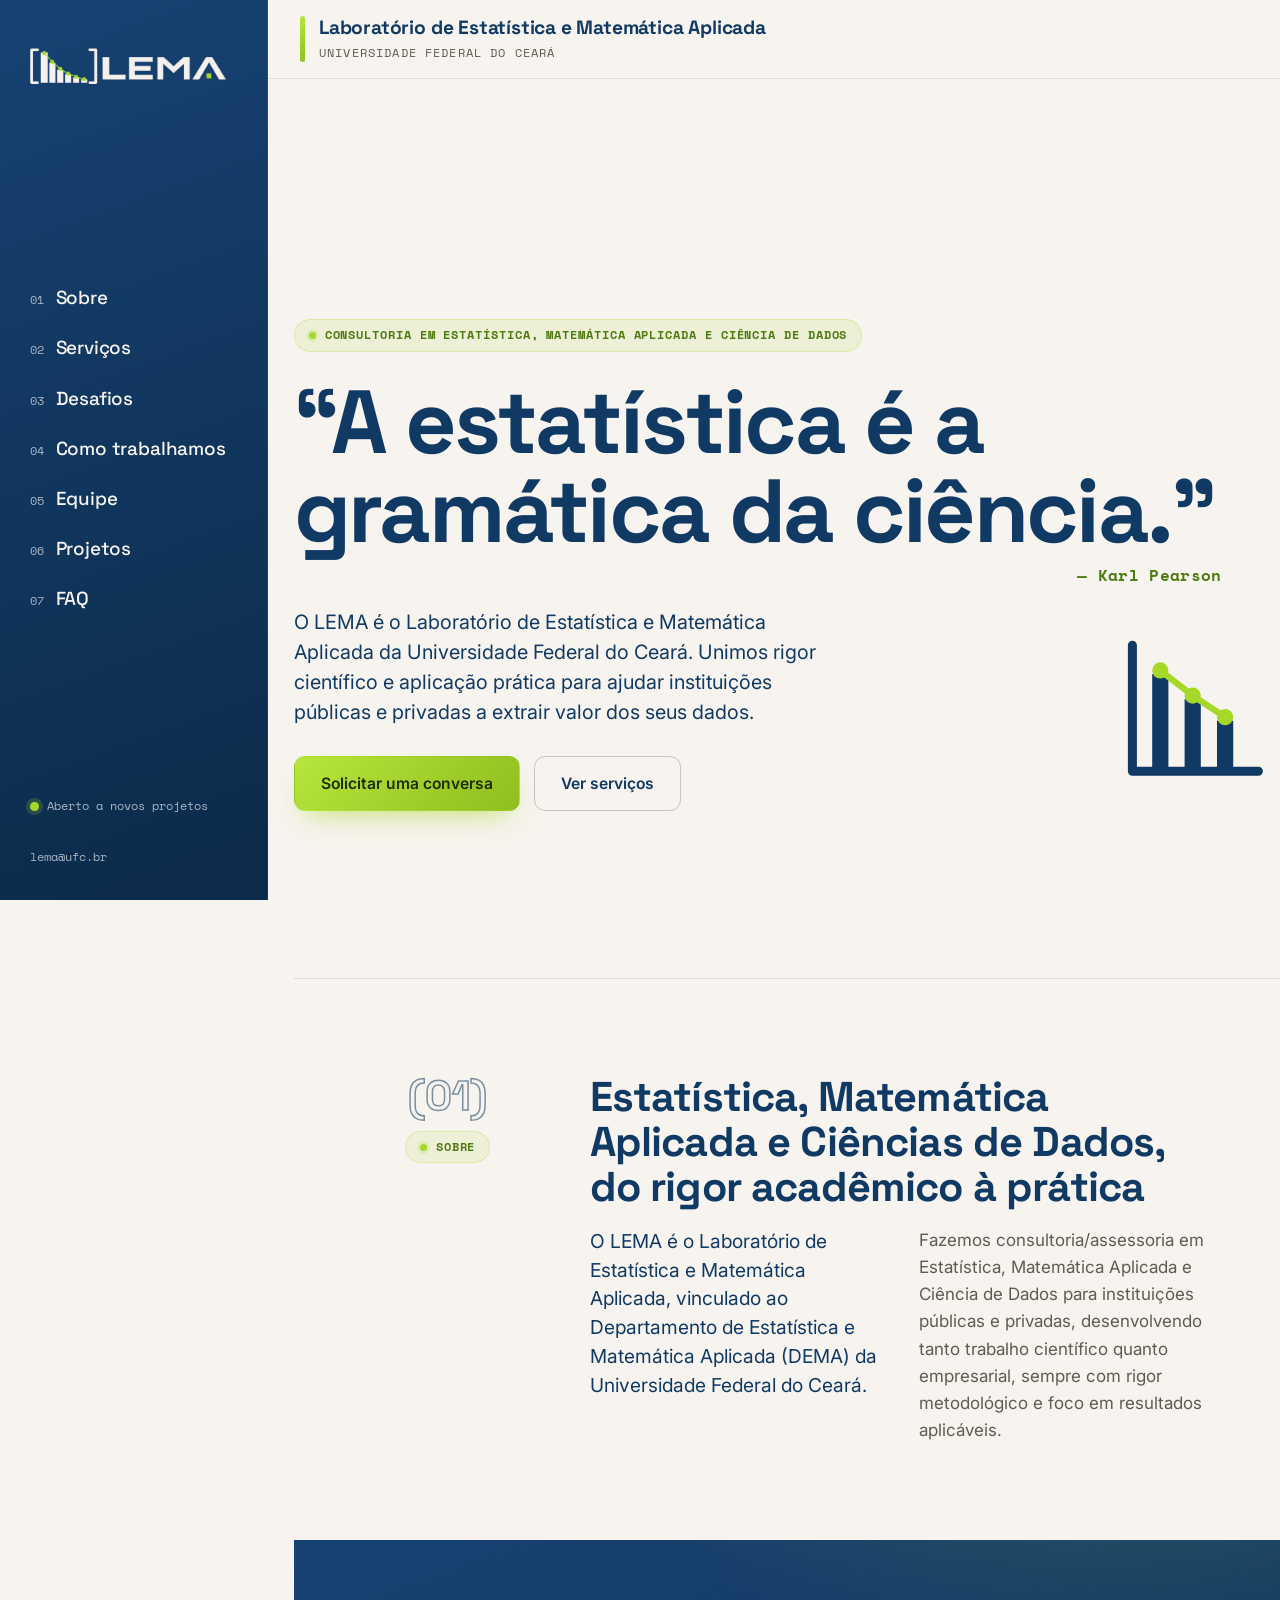
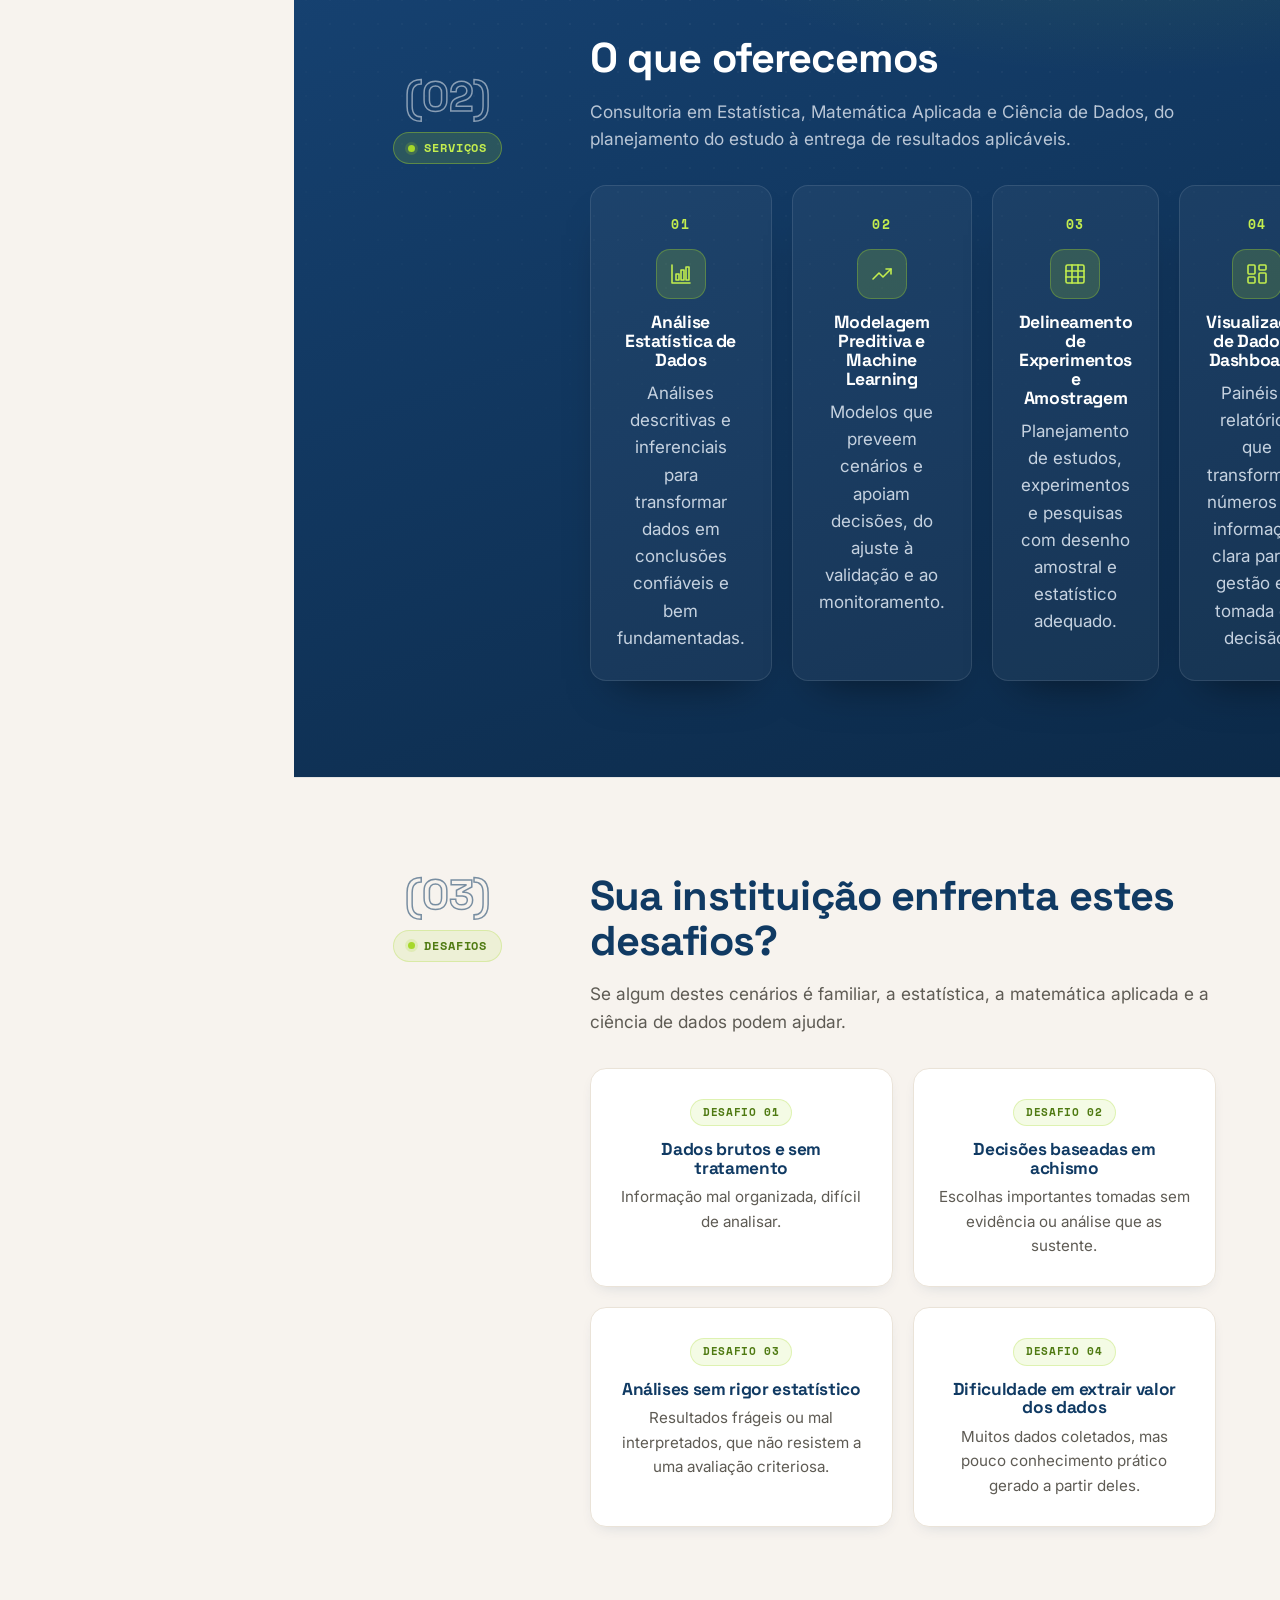
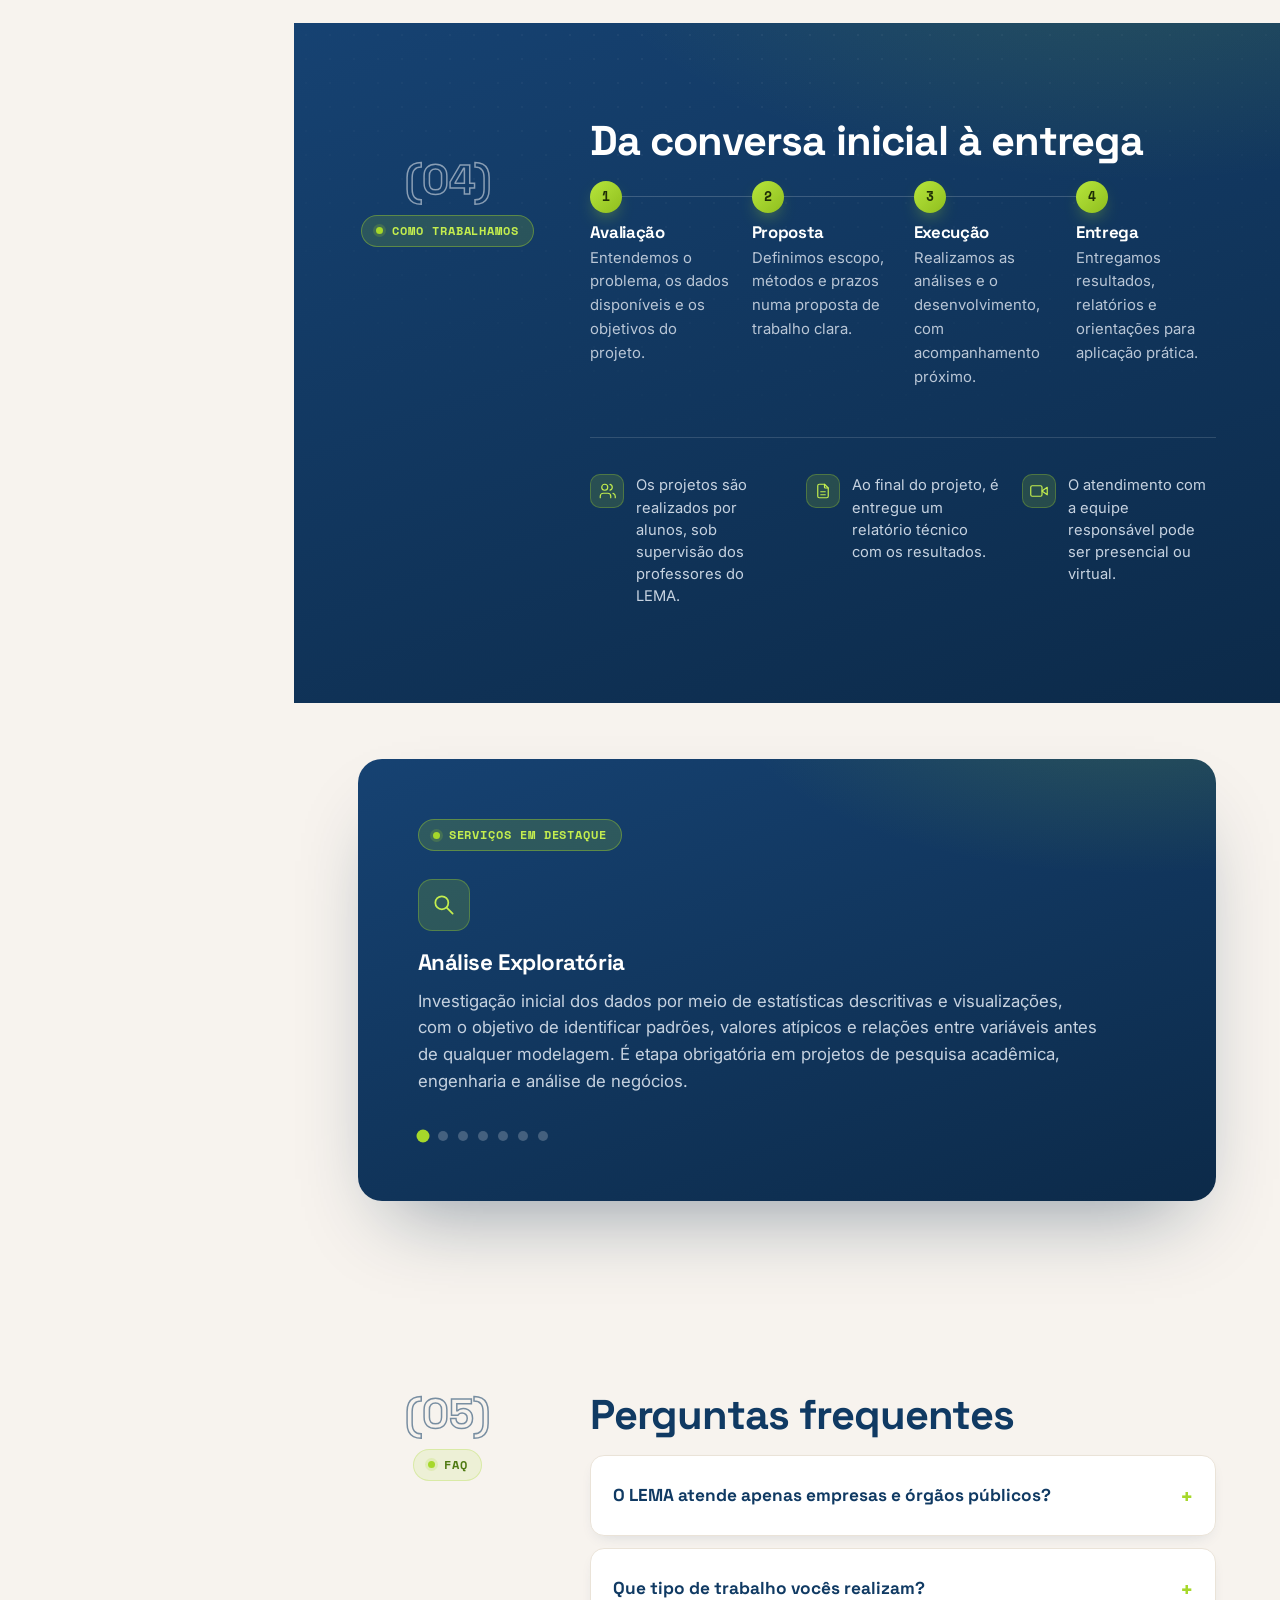
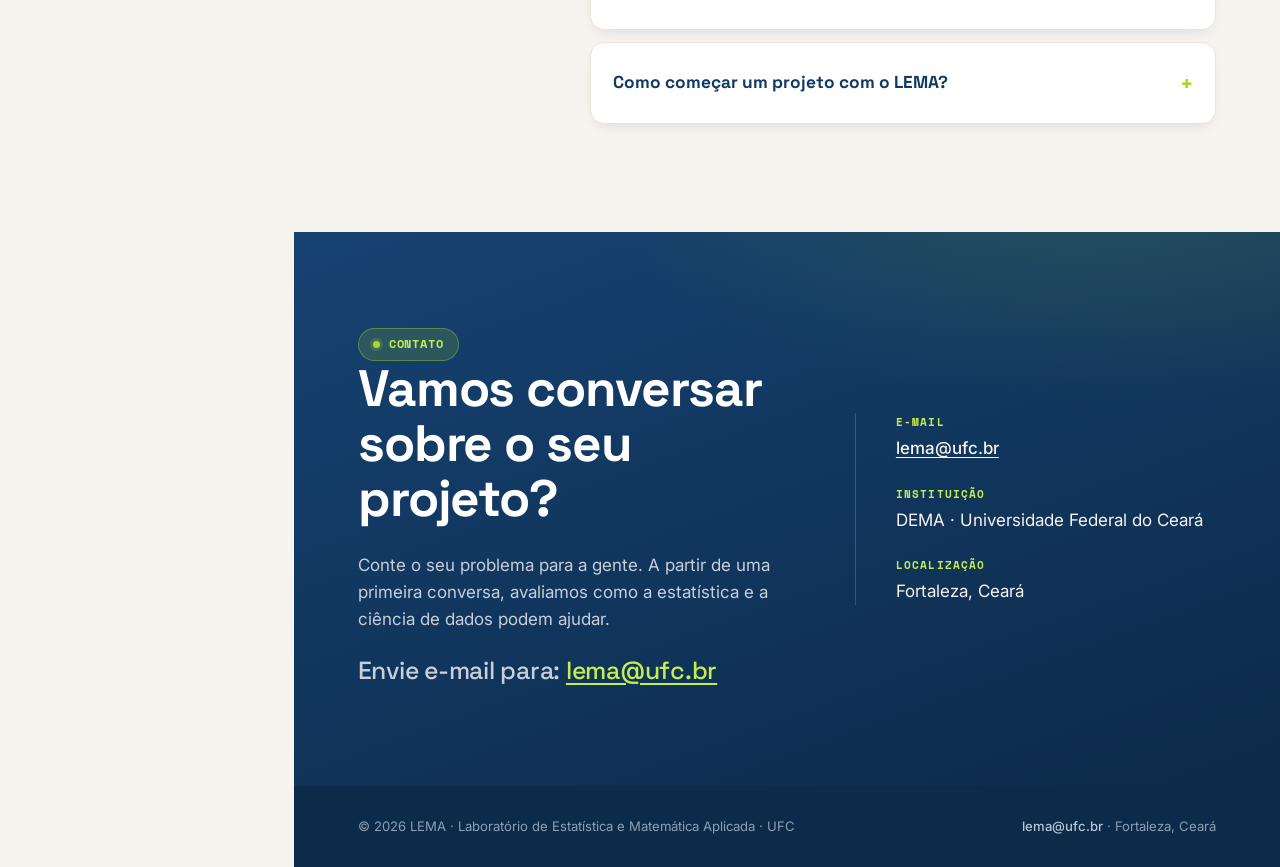
<file: index.html>
<!DOCTYPE html>
<html lang="pt-BR">
<head>
  <meta charset="UTF-8" />
  <meta name="viewport" content="width=device-width, initial-scale=1.0" />
  <title>LEMA — Laboratório de Estatística e Matemática Aplicada | UFC</title>
  <meta name="description" content="O LEMA faz consultoria em Estatística, Matemática Aplicada e Ciência de Dados para instituições públicas e privadas. Laboratório vinculado ao Departamento de Estatística e Matemática Aplicada da UFC." />
  <link rel="icon" href="imagens/logo-lema.png" />
  <link rel="preconnect" href="https://fonts.googleapis.com" />
  <link rel="preconnect" href="https://fonts.gstatic.com" crossorigin />
  <link href="https://fonts.googleapis.com/css2?family=Space+Grotesk:wght@400;500;700&family=Inter:wght@400;500;600;700&family=Space+Mono:wght@400;700&display=swap" rel="stylesheet" />
  <link rel="stylesheet" href="style.css?v=10" />
</head>
<body>

  <a href="#main-content" class="skip-link">Pular para o conteúdo</a>

  <!-- Barra mobile -->
  <div class="mobile-bar">
    <a href="#top" class="nav-logo"><img src="imagens/logo-lema.png" alt="LEMA" /></a>
    <button class="sb-toggle" aria-label="Abrir menu" aria-expanded="false"><span></span><span></span><span></span></button>
  </div>
  <div class="sb-backdrop" hidden></div>

  <!-- Menu lateral fixo -->
  <aside class="sidebar" id="top">
    <div class="sb-head">
      <a href="#top" class="nav-logo" aria-label="LEMA — início">
        <img src="imagens/logo-lema-light.png" alt="LEMA — Laboratório de Estatística e Matemática Aplicada" />
      </a>
    </div>
    <nav class="sb-nav" aria-label="Navegação principal">
      <a href="#sobre"><span class="sb-idx">01</span> Sobre</a>
      <a href="#servicos"><span class="sb-idx">02</span> Serviços</a>
      <a href="#desafios"><span class="sb-idx">03</span> Desafios</a>
      <a href="#processo"><span class="sb-idx">04</span> Como trabalhamos</a>
      <a href="equipe.html"><span class="sb-idx">05</span> Equipe</a>
      <a href="projetos.html"><span class="sb-idx">06</span> Projetos</a>
      <a href="#faq"><span class="sb-idx">07</span> FAQ</a>
    </nav>
    <div class="sb-foot">
      <span class="sb-status"><span class="dot" aria-hidden="true"></span> Aberto a novos projetos</span>
      <a href="mailto:lema@ufc.br" class="sb-email">lema@ufc.br</a>
    </div>
  </aside>

  <div class="main">
    <main id="main-content">

      <!-- Banner opcional — ative com DISPONIBILIDADE_ABERTA = true em main.js -->
      <div class="inscricao-banner" id="inscricao-banner" role="status" hidden>
        <div class="wrap inscricao-inner">
          <div class="inscricao-icon" aria-hidden="true">
            <svg viewBox="0 0 24 24" fill="none" stroke="currentColor" stroke-width="2"><rect x="3" y="4" width="18" height="18" rx="2"/><path d="M16 2v4M8 2v4M3 10h18"/></svg>
          </div>
          <div class="inscricao-text"><strong>Estamos abertos a novas parcerias e projetos.</strong></div>
          <a href="#contato" class="btn btn-sm inscricao-cta">Fale conosco</a>
          <button class="inscricao-close" id="inscricao-close" aria-label="Fechar aviso">✕</button>
        </div>
      </div>

      <!-- FAIXA INSTITUCIONAL -->
      <div class="topbar">
        <div class="wrap topbar-inner">
          <span class="topbar-mark" aria-hidden="true"></span>
          <div>
            <p class="topbar-title">Laboratório de Estatística e Matemática Aplicada</p>
            <p class="topbar-sub">Universidade Federal do Ceará</p>
          </div>
        </div>
      </div>

      <!-- HERO -->
      <section class="hero">
        <div class="wrap hero-inner">
          <div class="hero-top">
            <span class="eyebrow">Consultoria em Estatística, Matemática Aplicada e Ciência de Dados</span>
          </div>
          <div class="hero-quote-wrap">
            <h1 class="hero-title hero-quote">“A estatística é a gramática da ciência.”</h1>
            <p class="hero-quote-author">— Karl Pearson</p>
          </div>
          <div class="hero-row">
            <div class="hero-lede-wrap">
              <p class="hero-lede">O LEMA é o Laboratório de Estatística e Matemática Aplicada da Universidade Federal do Ceará. Unimos rigor científico e aplicação prática para ajudar instituições públicas e privadas a extrair valor dos seus dados.</p>
              <div class="hero-actions">
                <a href="#contato" class="btn btn-primary">Solicitar uma conversa</a>
                <a href="#servicos" class="btn btn-outline">Ver serviços</a>
              </div>
            </div>
            <div class="hero-glyphs" aria-hidden="true">
              <svg class="glyph is-active" viewBox="0 0 100 100" fill="none" stroke-linecap="round" stroke-linejoin="round">
                <path d="M18 14 V84 H88" stroke="currentColor" stroke-width="5"/>
                <rect x="29" y="30" width="9" height="54" fill="currentColor"/><rect x="47" y="44" width="9" height="40" fill="currentColor"/><rect x="65" y="56" width="9" height="28" fill="currentColor"/>
                <polyline points="33.5,28 51.5,42 69.5,54" stroke="var(--accent)" stroke-width="3.5"/>
                <circle cx="33.5" cy="28" r="4.5" fill="var(--accent)"/><circle cx="51.5" cy="42" r="4.5" fill="var(--accent)"/><circle cx="69.5" cy="54" r="4.5" fill="var(--accent)"/>
              </svg>
              <svg class="glyph" viewBox="0 0 100 100" fill="none" stroke-linecap="round" stroke-linejoin="round">
                <path d="M18 14 V84 H88" stroke="currentColor" stroke-width="5"/>
                <path d="M26 70 Q42 68 52 52 T82 28" stroke="currentColor" stroke-width="5"/>
                <circle cx="26" cy="70" r="4.5" fill="var(--accent)"/><circle cx="54" cy="49" r="4.5" fill="var(--accent)"/><circle cx="82" cy="28" r="4.5" fill="var(--accent)"/>
              </svg>
              <svg class="glyph" viewBox="0 0 100 100" fill="none" stroke-linecap="round" stroke-linejoin="round">
                <path d="M14 80 H86" stroke="currentColor" stroke-width="5"/>
                <path d="M20 79 C37 79 38 32 50 32 C62 32 63 79 80 79" stroke="currentColor" stroke-width="5"/>
                <path d="M50 36 V79" stroke="var(--accent)" stroke-width="3" stroke-dasharray="2.5 5"/>
                <circle cx="50" cy="32" r="4.5" fill="var(--accent)"/>
              </svg>
              <svg class="glyph" viewBox="0 0 100 100" fill="none" stroke-linecap="round" stroke-linejoin="round">
                <path d="M18 14 V84 H88" stroke="currentColor" stroke-width="5"/>
                <circle cx="34" cy="66" r="4" fill="currentColor"/><circle cx="45" cy="54" r="4" fill="var(--accent)"/><circle cx="40" cy="72" r="4" fill="currentColor"/><circle cx="57" cy="46" r="4" fill="var(--accent)"/><circle cx="60" cy="60" r="4" fill="currentColor"/><circle cx="72" cy="36" r="4" fill="var(--accent)"/><circle cx="70" cy="52" r="4" fill="currentColor"/>
              </svg>
              <svg class="glyph" viewBox="0 0 100 100" fill="none" stroke-linecap="round" stroke-linejoin="round">
                <path d="M70 24 H34 L54 50 L34 80 H73" stroke="currentColor" stroke-width="6"/>
                <rect x="75" y="20" width="9" height="9" rx="1" fill="var(--accent)"/>
              </svg>
              <svg class="glyph" viewBox="0 0 100 100" fill="none" stroke-linecap="round" stroke-linejoin="round">
                <path d="M61 26 C61 16 48 16 48 27 V73 C48 84 35 84 35 74" stroke="currentColor" stroke-width="6"/>
                <circle cx="61" cy="26" r="4" fill="var(--accent)"/><circle cx="35" cy="74" r="4" fill="var(--accent)"/>
              </svg>
            </div>
          </div>
        </div>
        
      </section>

      <!-- SOBRE -->
      <section id="sobre" class="sec">
        <div class="wrap sec-inner">
          <div class="sec-head reveal"><span class="sec-index">(01)</span><span class="eyebrow">Sobre</span></div>
          <div class="sec-body reveal">
            <h2 class="sec-title">Estatística, Matemática Aplicada e Ciências de Dados, do rigor acadêmico à prática</h2>
            <div class="sobre-cols">
              <p class="lede">O LEMA é o Laboratório de Estatística e Matemática Aplicada, vinculado ao Departamento de Estatística e Matemática Aplicada (DEMA) da Universidade Federal do Ceará.</p>
              <p>Fazemos consultoria/assessoria em Estatística, Matemática Aplicada e Ciência de Dados para instituições públicas e privadas, desenvolvendo tanto trabalho científico quanto empresarial, sempre com rigor metodológico e foco em resultados aplicáveis.</p>
            </div>
          </div>
        </div>
      </section>

      <!-- SERVIÇOS (seção escura) -->
      <section id="servicos" class="sec sec--dark">
        <div class="wrap sec-inner">
          <div class="sec-head reveal"><span class="sec-index">(02)</span><span class="eyebrow">Serviços</span></div>
          <div class="sec-body reveal">
            <h2 class="sec-title">O que oferecemos</h2>
            <p class="sec-intro">Consultoria em Estatística, Matemática Aplicada e Ciência de Dados, do planejamento do estudo à entrega de resultados aplicáveis.</p>
            <div class="svc-grid">
              <div class="card svc-card">
                <span class="svc-num">01</span>
                <span class="card-icon" aria-hidden="true"><svg viewBox="0 0 24 24" fill="none" stroke="currentColor" stroke-width="1.6" stroke-linecap="round" stroke-linejoin="round"><path d="M3 3v18h18"/><rect x="7" y="12" width="3" height="6"/><rect x="12" y="8" width="3" height="10"/><rect x="17" y="5" width="3" height="13"/></svg></span>
                <h3>Análise Estatística de Dados</h3>
                <p>Análises descritivas e inferenciais para transformar dados em conclusões confiáveis e bem fundamentadas.</p>
              </div>
              <div class="card svc-card">
                <span class="svc-num">02</span>
                <span class="card-icon" aria-hidden="true"><svg viewBox="0 0 24 24" fill="none" stroke="currentColor" stroke-width="1.6" stroke-linecap="round" stroke-linejoin="round"><path d="M3 17l6-6 4 4 8-8"/><path d="M16 7h5v5"/></svg></span>
                <h3>Modelagem Preditiva e Machine Learning</h3>
                <p>Modelos que preveem cenários e apoiam decisões, do ajuste à validação e ao monitoramento.</p>
              </div>
              <div class="card svc-card">
                <span class="svc-num">03</span>
                <span class="card-icon" aria-hidden="true"><svg viewBox="0 0 24 24" fill="none" stroke="currentColor" stroke-width="1.6" stroke-linecap="round" stroke-linejoin="round"><rect x="3" y="3" width="18" height="18" rx="1.5"/><path d="M3 9h18M3 15h18M9 3v18M15 3v18"/></svg></span>
                <h3>Delineamento de Experimentos e Amostragem</h3>
                <p>Planejamento de estudos, experimentos e pesquisas com desenho amostral e estatístico adequado.</p>
              </div>
              <div class="card svc-card">
                <span class="svc-num">04</span>
                <span class="card-icon" aria-hidden="true"><svg viewBox="0 0 24 24" fill="none" stroke="currentColor" stroke-width="1.6" stroke-linecap="round" stroke-linejoin="round"><rect x="3" y="3" width="7" height="9" rx="1"/><rect x="14" y="3" width="7" height="5" rx="1"/><rect x="14" y="11" width="7" height="10" rx="1"/><rect x="3" y="15" width="7" height="6" rx="1"/></svg></span>
                <h3>Visualização de Dados e Dashboards</h3>
                <p>Painéis e relatórios que transformam números em informação clara para a gestão e a tomada de decisão.</p>
              </div>
            </div>
          </div>
        </div>
      </section>

      <!-- DESAFIOS -->
      <section id="desafios" class="sec">
        <div class="wrap sec-inner">
          <div class="sec-head reveal"><span class="sec-index">(03)</span><span class="eyebrow">Desafios</span></div>
          <div class="sec-body reveal">
            <h2 class="sec-title">Sua instituição enfrenta estes desafios?</h2>
            <p class="sec-intro">Se algum destes cenários é familiar, a estatística, a matemática aplicada e a ciência de dados podem ajudar.</p>
            <div class="dz-grid">
              <div class="challenge"><span class="challenge-kicker">Desafio 01</span><h3>Dados brutos e sem tratamento</h3><p>Informação mal organizada, difícil de analisar.</p></div>
              <div class="challenge"><span class="challenge-kicker">Desafio 02</span><h3>Decisões baseadas em achismo</h3><p>Escolhas importantes tomadas sem evidência ou análise que as sustente.</p></div>
              <div class="challenge"><span class="challenge-kicker">Desafio 03</span><h3>Análises sem rigor estatístico</h3><p>Resultados frágeis ou mal interpretados, que não resistem a uma avaliação criteriosa.</p></div>
              <div class="challenge"><span class="challenge-kicker">Desafio 04</span><h3>Dificuldade em extrair valor dos dados</h3><p>Muitos dados coletados, mas pouco conhecimento prático gerado a partir deles.</p></div>
            </div>
          </div>
        </div>
      </section>

      <!-- PROCESSO (seção escura) -->
      <section id="processo" class="sec sec--dark">
        <div class="wrap sec-inner">
          <div class="sec-head reveal"><span class="sec-index">(04)</span><span class="eyebrow">Como trabalhamos</span></div>
          <div class="sec-body reveal">
            <h2 class="sec-title">Da conversa inicial à entrega</h2>
            <div class="steps">
              <div class="step"><span class="step-num">1</span><h3>Avaliação</h3><p>Entendemos o problema, os dados disponíveis e os objetivos do projeto.</p></div>
              <div class="step"><span class="step-num">2</span><h3>Proposta</h3><p>Definimos escopo, métodos e prazos numa proposta de trabalho clara.</p></div>
              <div class="step"><span class="step-num">3</span><h3>Execução</h3><p>Realizamos as análises e o desenvolvimento, com acompanhamento próximo.</p></div>
              <div class="step"><span class="step-num">4</span><h3>Entrega</h3><p>Entregamos resultados, relatórios e orientações para aplicação prática.</p></div>
            </div>

            <div class="process-notes">
              <div class="process-note">
                <span class="process-note-icon" aria-hidden="true"><svg viewBox="0 0 24 24" fill="none" stroke="currentColor" stroke-width="1.6" stroke-linecap="round" stroke-linejoin="round"><path d="M17 21v-2a4 4 0 0 0-4-4H7a4 4 0 0 0-4 4v2"/><circle cx="9" cy="7" r="4"/><path d="M23 21v-2a4 4 0 0 0-3-3.87"/><path d="M16 3.13a4 4 0 0 1 0 7.75"/></svg></span>
                <p>Os projetos são realizados por alunos, sob supervisão dos professores do LEMA.</p>
              </div>
              <div class="process-note">
                <span class="process-note-icon" aria-hidden="true"><svg viewBox="0 0 24 24" fill="none" stroke="currentColor" stroke-width="1.6" stroke-linecap="round" stroke-linejoin="round"><path d="M14 3v4a1 1 0 0 0 1 1h4"/><path d="M17 21H7a2 2 0 0 1-2-2V5a2 2 0 0 1 2-2h7l5 5v11a2 2 0 0 1-2 2z"/><path d="M9 13h6M9 17h6"/></svg></span>
                <p>Ao final do projeto, é entregue um relatório técnico com os resultados.</p>
              </div>
              <div class="process-note">
                <span class="process-note-icon" aria-hidden="true"><svg viewBox="0 0 24 24" fill="none" stroke="currentColor" stroke-width="1.6" stroke-linecap="round" stroke-linejoin="round"><path d="M23 7l-7 5 7 5V7z"/><rect x="1" y="5" width="15" height="14" rx="2"/></svg></span>
                <p>O atendimento com a equipe responsável pode ser presencial ou virtual.</p>
              </div>
            </div>
          </div>
        </div>
      </section>

      <!-- ÁREAS DE ATUAÇÃO -->
      <section class="topics-section">
        <div class="wrap">
          <div class="topics-card reveal">
            <span class="eyebrow">Serviços em destaque</span>

            <div class="topics-carousel" data-carousel>

              <div class="topics-slide is-active" data-slide>
                <span class="topic-icon" aria-hidden="true"><svg viewBox="0 0 24 24" fill="none" stroke="currentColor" stroke-width="1.6" stroke-linecap="round" stroke-linejoin="round"><circle cx="10" cy="10" r="6"/><path d="M20 20l-5.5-5.5"/></svg></span>
                <h3>Análise Exploratória</h3>
                <p>Investigação inicial dos dados por meio de estatísticas descritivas e visualizações, com o objetivo de identificar padrões, valores atípicos e relações entre variáveis antes de qualquer modelagem. É etapa obrigatória em projetos de pesquisa acadêmica, engenharia e análise de negócios.</p>
              </div>

              <div class="topics-slide" data-slide>
                <span class="topic-icon" aria-hidden="true"><svg viewBox="0 0 24 24" fill="none" stroke="currentColor" stroke-width="1.6" stroke-linecap="round" stroke-linejoin="round"><circle cx="6" cy="17" r="1.5"/><circle cx="11" cy="10" r="1.5"/><circle cx="16" cy="13" r="1.5"/><circle cx="19" cy="6" r="1.5"/><path d="M4 19 L20 5"/></svg></span>
                <h3>Análise de Regressão</h3>
                <p>Modelagem da relação entre uma variável resposta e um ou mais preditores, permitindo estimar efeitos e testar hipóteses sobre como fatores explicativos influenciam o resultado. Aplicada em estudos de causa e efeito, avaliação de políticas públicas e modelos econométricos.</p>
              </div>

              <div class="topics-slide" data-slide>
                <span class="topic-icon" aria-hidden="true"><svg viewBox="0 0 24 24" fill="none" stroke="currentColor" stroke-width="1.6" stroke-linecap="round" stroke-linejoin="round"><path d="M3 5 H9 V11 H14 V16 H21"/></svg></span>
                <h3>Análise de Sobrevivência</h3>
                <p>Conjunto de técnicas estatísticas para modelar o tempo até a ocorrência de um evento, como falha ou óbito, incorporando dados censurados de forma adequada. Utilizada em ensaios clínicos, engenharia de confiabilidade e análise de retenção de clientes.</p>
              </div>

              <div class="topics-slide" data-slide>
                <span class="topic-icon" aria-hidden="true"><svg viewBox="0 0 24 24" fill="none" stroke="currentColor" stroke-width="1.6" stroke-linecap="round" stroke-linejoin="round"><path d="M3 18 L3 6 M9 18 L9 4 M15 18 L15 8 M21 18 L21 5"/></svg></span>
                <h3>Análise Longitudinal</h3>
                <p>Estudo de dados coletados repetidamente ao longo do tempo sobre as mesmas unidades experimentais, permitindo modelar trajetórias individuais e a correlação entre medidas repetidas. Frequente em estudos de coorte, ensaios clínicos e pesquisas educacionais.</p>
              </div>

              <div class="topics-slide" data-slide>
                <span class="topic-icon" aria-hidden="true"><svg viewBox="0 0 24 24" fill="none" stroke="currentColor" stroke-width="1.6" stroke-linecap="round" stroke-linejoin="round"><circle cx="12" cy="12" r="3"/><path d="M12 3v3M12 18v3M21 12h-3M6 12H3M18.4 5.6l-2.1 2.1M7.7 16.3l-2.1 2.1M18.4 18.4l-2.1-2.1M7.7 7.7L5.6 5.6"/></svg></span>
                <h3>Predição e Classificação com Machine Learning</h3>
                <p>Construção de modelos supervisionados e não supervisionados que aprendem padrões em dados históricos para prever valores contínuos ou classificar novas observações em categorias. Aplicada em previsão de demanda, detecção de fraude e sistemas de diagnóstico assistido.</p>
              </div>

              <div class="topics-slide" data-slide>
                <span class="topic-icon" aria-hidden="true"><svg viewBox="0 0 24 24" fill="none" stroke="currentColor" stroke-width="1.6" stroke-linecap="round" stroke-linejoin="round"><path d="M2 12 Q6 4 9 12 T16 12 T22 12"/></svg></span>
                <h3>Séries temporais</h3>
                <p>Análise de dados ordenados cronologicamente, com identificação de tendência, sazonalidade e estrutura de dependência entre observações passadas e futuras. Utilizada em previsão de vendas, indicadores econômicos e monitoramento de processos industriais.</p>
              </div>

              <div class="topics-slide" data-slide>
                <span class="topic-icon" aria-hidden="true"><svg viewBox="0 0 24 24" fill="none" stroke="currentColor" stroke-width="1.6" stroke-linecap="round" stroke-linejoin="round"><rect x="4" y="4" width="4" height="16"/><rect x="10" y="8" width="4" height="12"/><rect x="16" y="2" width="4" height="18"/></svg></span>
                <h3>Análise de Variância</h3>
                <p>Teste estatístico que compara médias entre três ou mais grupos experimentais para verificar se as diferenças observadas têm significância estatística. Aplicada em experimentos controlados, ensaios agrícolas e comparações entre tratamentos industriais.</p>
              </div>

              <div class="topics-dots" role="tablist" aria-label="Selecionar tópico">
                <button class="topics-dot is-active" data-dot aria-label="Análise Exploratória" aria-selected="true"></button>
                <button class="topics-dot" data-dot aria-label="Análise de Regressão" aria-selected="false"></button>
                <button class="topics-dot" data-dot aria-label="Análise de Sobrevivência" aria-selected="false"></button>
                <button class="topics-dot" data-dot aria-label="Análise Longitudinal" aria-selected="false"></button>
                <button class="topics-dot" data-dot aria-label="Predição e Classificação com Machine Learning" aria-selected="false"></button>
                <button class="topics-dot" data-dot aria-label="Séries temporais" aria-selected="false"></button>
                <button class="topics-dot" data-dot aria-label="Análise de Variância" aria-selected="false"></button>
              </div>

            </div>
          </div>
        </div>
      </section>

      <!-- FAQ -->
      <section id="faq" class="sec">
        <div class="wrap sec-inner">
          <div class="sec-head reveal"><span class="sec-index">(05)</span><span class="eyebrow">FAQ</span></div>
          <div class="sec-body reveal">
            <h2 class="sec-title">Perguntas frequentes</h2>
            <div class="faq-list">
              <details class="faq-item"><summary>O LEMA atende apenas empresas e órgãos públicos?</summary><p>Não, também atuamos no suporte a projetos acadêmicos, atendendo tanto alunos de graduação, pós-graduação quanto grupos de pesquisa.</p></details>
              <details class="faq-item"><summary>Que tipo de trabalho vocês realizam?</summary><p>Consultoria em Estatística, Matemática Aplicada e Ciência de Dados: análise de dados, modelagem, delineamento de estudos, amostragem, apoio metodológico, etc.</p></details>
              <details class="faq-item"><summary>Como começar um projeto com o LEMA?</summary><p>Entre em contato pelo e-mail lema@ufc.br. A partir de uma primeira conversa (etapa de Avaliação), montamos uma proposta com escopo, métodos e prazos.</p></details>
            </div>
          </div>
        </div>
      </section>

      <!-- CONTATO (seção escura) -->
      <section id="contato" class="contato">
        <div class="wrap contato-grid">
          <div class="reveal">
            <span class="eyebrow">Contato</span>
            <h2>Vamos conversar sobre o seu projeto?</h2>
            <p>Conte o seu problema para a gente. A partir de uma primeira conversa, avaliamos como a estatística e a ciência de dados podem ajudar.</p>
            <p class="contato-mail">Envie e-mail para: <a href="mailto:lema@ufc.br">lema@ufc.br</a></p>
          </div>
          <dl class="contato-detail reveal">
            <dt>E-mail</dt><dd><a href="mailto:lema@ufc.br">lema@ufc.br</a></dd>
            <dt>Instituição</dt><dd>DEMA · Universidade Federal do Ceará</dd>
            <dt>Localização</dt><dd>Fortaleza, Ceará</dd>
          </dl>
        </div>
      </section>

      <footer class="site-footer">
        <div class="wrap footer-row">
          <span>© <span id="ano"></span> LEMA · Laboratório de Estatística e Matemática Aplicada · UFC</span>
          <span><a href="mailto:lema@ufc.br">lema@ufc.br</a> · Fortaleza, Ceará</span>
        </div>
      </footer>

    </main>
  </div>

  <script src="main.js"></script>
</body>
</html>
</file>
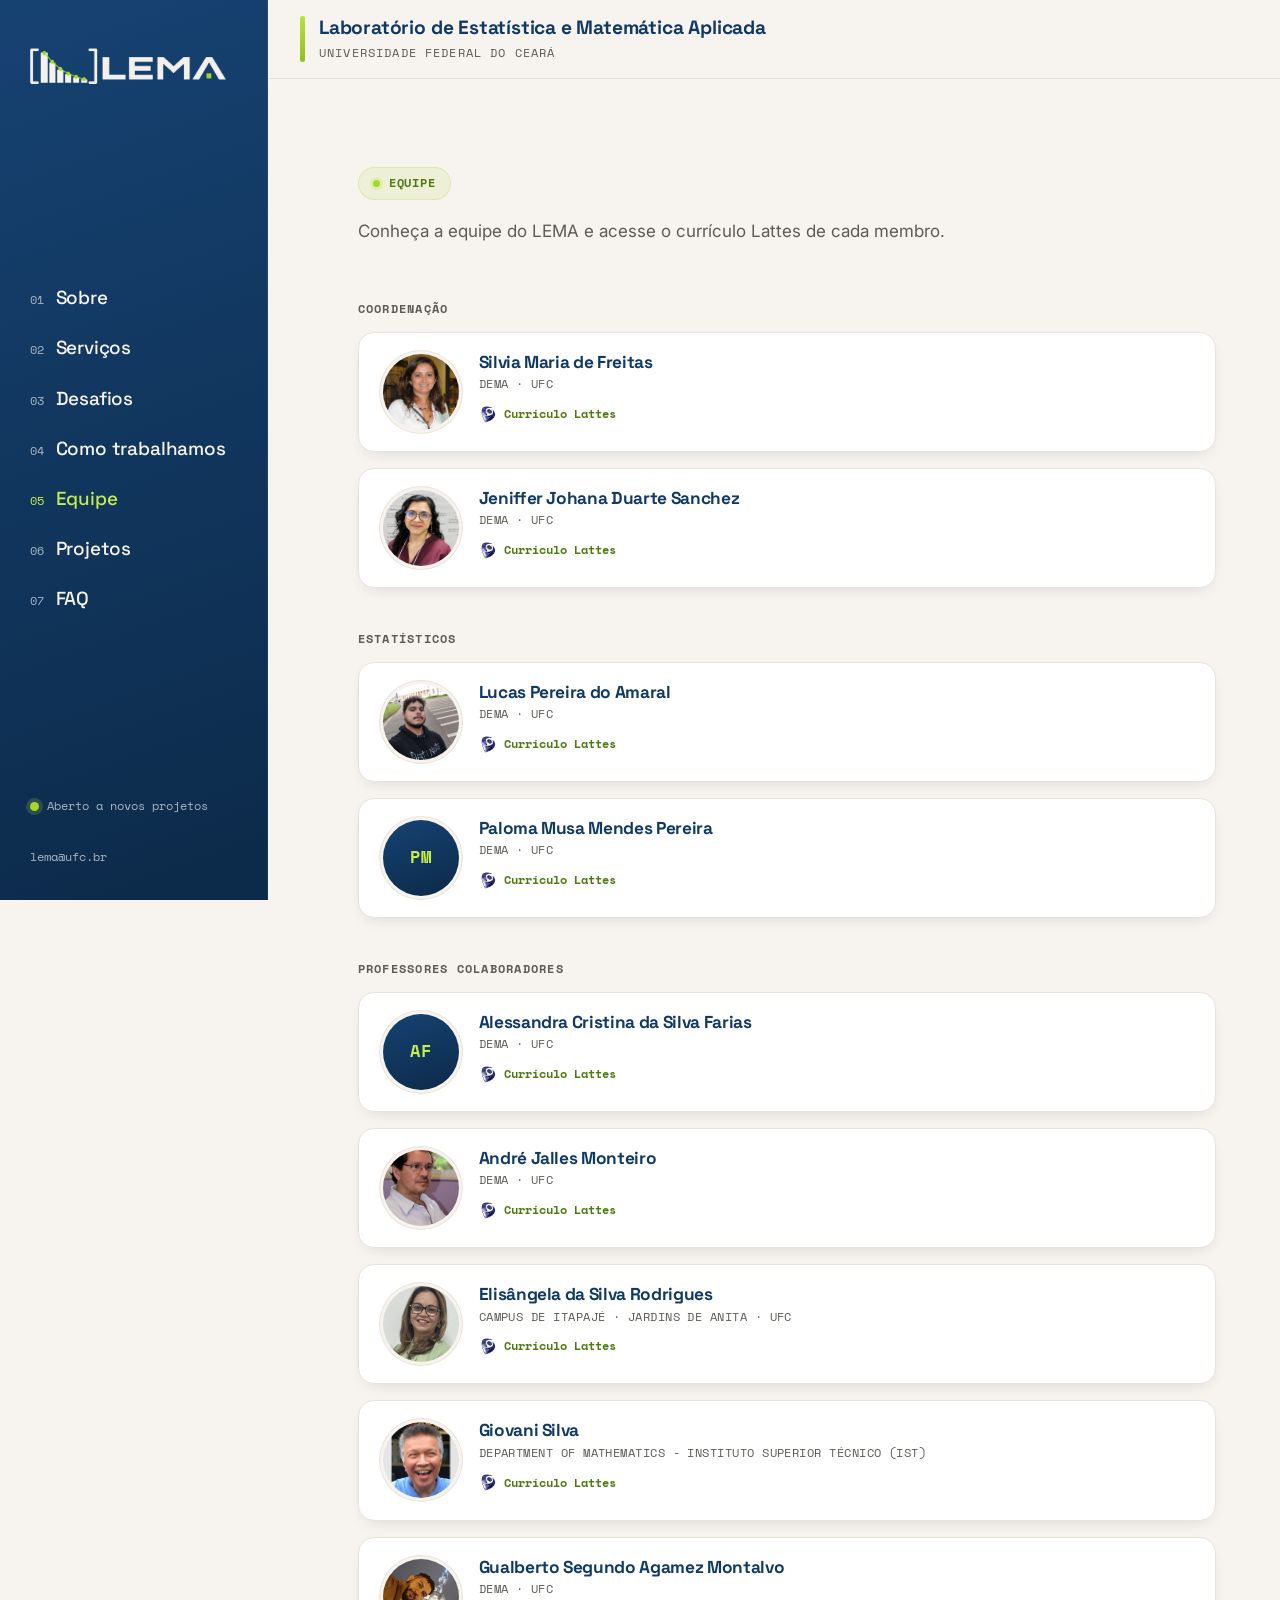
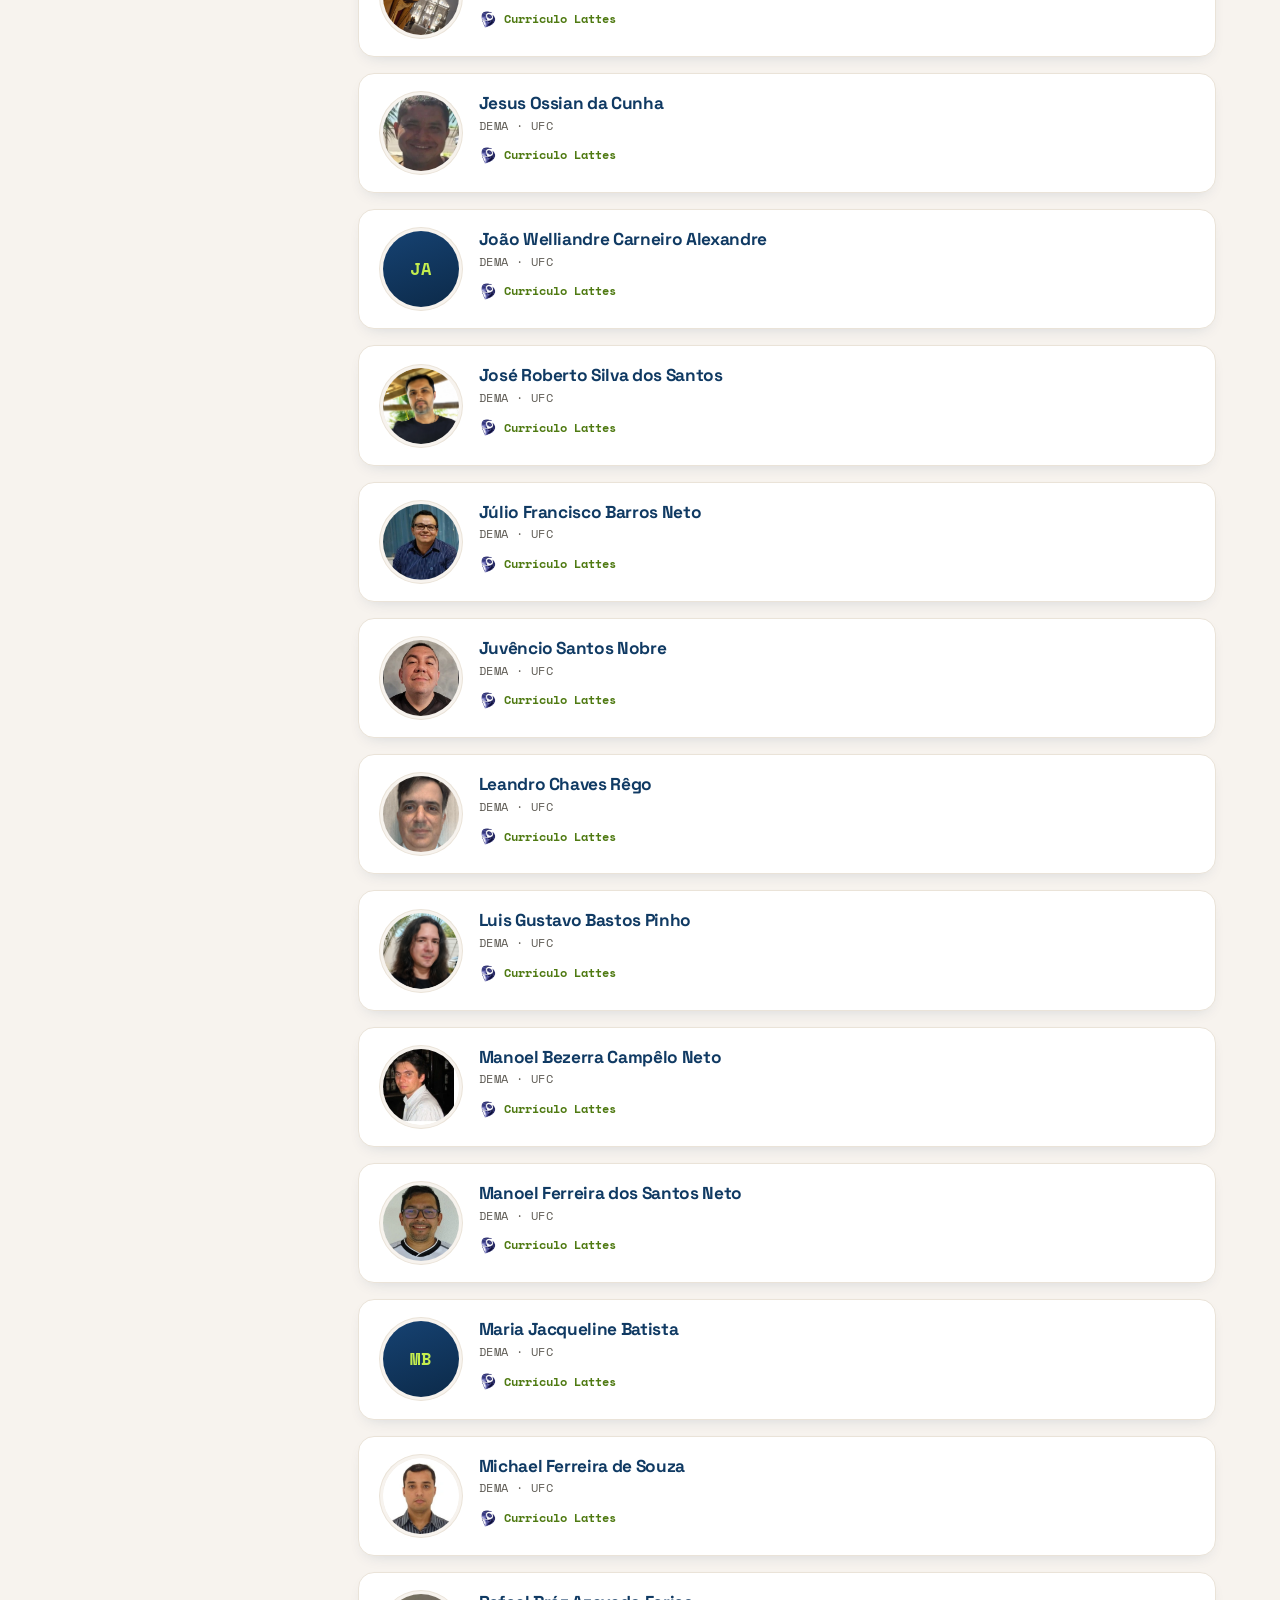
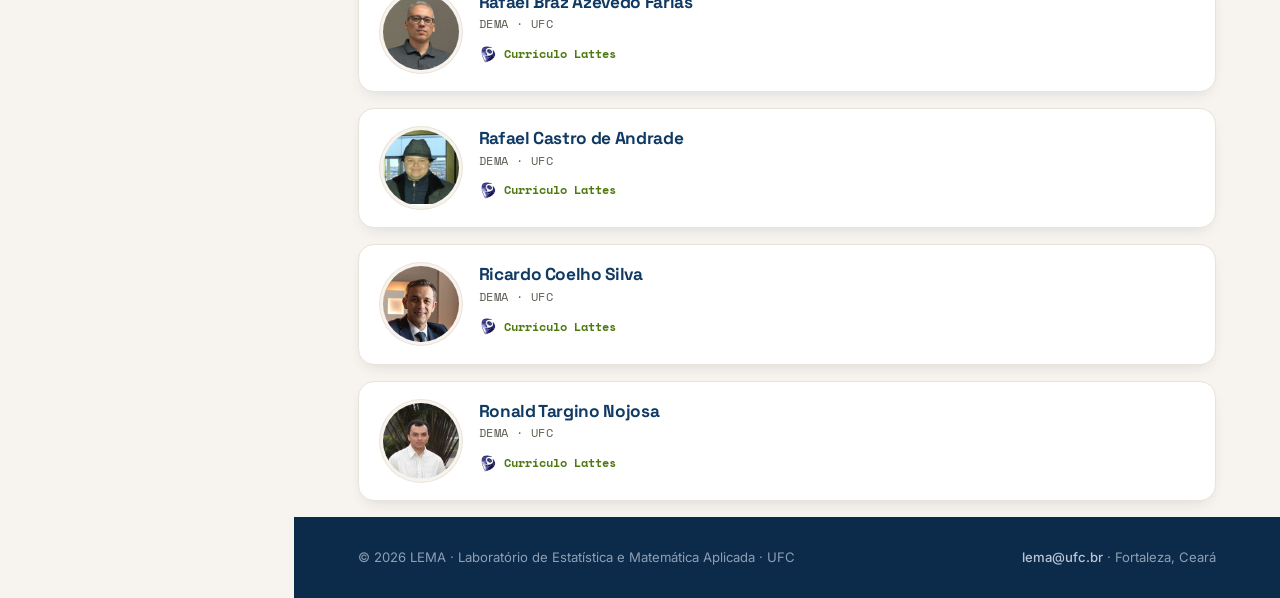
<file: equipe.html>
<!DOCTYPE html>
<html lang="pt-BR">
<head>
  <meta charset="UTF-8" />
  <meta name="viewport" content="width=device-width, initial-scale=1.0" />
  <title>Equipe — LEMA</title>
  <meta name="description" content="Conheça a equipe do LEMA — Laboratório de Estatística e Matemática Aplicada da UFC." />
  <link rel="icon" href="imagens/logo-lema.png" />
  <link rel="preconnect" href="https://fonts.googleapis.com" />
  <link rel="preconnect" href="https://fonts.gstatic.com" crossorigin />
  <link href="https://fonts.googleapis.com/css2?family=Space+Grotesk:wght@400;500;700&family=Inter:wght@400;500;600;700&family=Space+Mono:wght@400;700&display=swap" rel="stylesheet" />
  <link rel="stylesheet" href="style.css?v=10" />
</head>
<body>

  <a href="#main-content" class="skip-link">Pular para o conteúdo</a>

  <!-- Barra mobile -->
  <div class="mobile-bar">
    <a href="index.html" class="nav-logo"><img src="imagens/logo-lema.png" alt="LEMA" /></a>
    <button class="sb-toggle" aria-label="Abrir menu" aria-expanded="false"><span></span><span></span><span></span></button>
  </div>
  <div class="sb-backdrop" hidden></div>

  <!-- Menu lateral fixo -->
  <aside class="sidebar">
    <div class="sb-head">
      <a href="index.html" class="nav-logo" aria-label="LEMA — início">
        <img src="imagens/logo-lema-light.png" alt="LEMA — Laboratório de Estatística e Matemática Aplicada" />
      </a>
    </div>
    <nav class="sb-nav" aria-label="Navegação principal">
      <a href="index.html#sobre"><span class="sb-idx">01</span> Sobre</a>
      <a href="index.html#servicos"><span class="sb-idx">02</span> Serviços</a>
      <a href="index.html#desafios"><span class="sb-idx">03</span> Desafios</a>
      <a href="index.html#processo"><span class="sb-idx">04</span> Como trabalhamos</a>
      <a href="equipe.html" class="active"><span class="sb-idx">05</span> Equipe</a>
      <a href="projetos.html"><span class="sb-idx">06</span> Projetos</a>
      <a href="index.html#faq"><span class="sb-idx">07</span> FAQ</a>
    </nav>
    <div class="sb-foot">
      <span class="sb-status"><span class="dot" aria-hidden="true"></span> Aberto a novos projetos</span>
      <a href="mailto:lema@ufc.br" class="sb-email">lema@ufc.br</a>
    </div>
  </aside>

  <div class="main">
    <main id="main-content">

      <!-- FAIXA INSTITUCIONAL -->
      <div class="topbar">
        <div class="wrap topbar-inner">
          <span class="topbar-mark" aria-hidden="true"></span>
          <div>
            <p class="topbar-title">Laboratório de Estatística e Matemática Aplicada</p>
            <p class="topbar-sub">Universidade Federal do Ceará</p>
          </div>
        </div>
      </div>

      <section class="projetos-header" style="border-top:none;">
        <div class="wrap">
          <span class="eyebrow">Equipe</span>
          <p style="max-width:60ch;margin-top:18px;">Conheça a equipe do LEMA e acesse o currículo Lattes de cada membro.</p>
        </div>
      </section>

      <section style="border-top:none; padding-top:0;">
        <div class="wrap">

          <h2 class="team-group-title">Coordenação</h2>

          <div class="team-list-card">
            <img class="team-list-photo" src="imagens/silvia-foto.webp" alt="Profa. Dra. Silvia Maria de Freitas" />
            <div class="team-list-body">
              <h3>Silvia Maria de Freitas</h3>
              <span class="team-list-dept">DEMA · UFC</span>
              <a class="team-list-lattes" href="http://lattes.cnpq.br/3371082476399709" target="_blank" rel="noopener">
                <img class="lattes-badge" src="imagens/lattes-icon.png" alt="" aria-hidden="true" />
                Currículo Lattes
              </a>
            </div>
          </div>

          <div class="team-list-card">
            <img class="team-list-photo" src="imagens/jeny-foto.webp" alt="Profa. Dra. Jeniffer Johana Duarte Sanchez" />
            <div class="team-list-body">
              <h3>Jeniffer Johana Duarte Sanchez</h3>
              <span class="team-list-dept">DEMA · UFC</span>
              <a class="team-list-lattes" href="http://lattes.cnpq.br/6045880770137763" target="_blank" rel="noopener">
                <img class="lattes-badge" src="imagens/lattes-icon.png" alt="" aria-hidden="true" />
                Currículo Lattes
              </a>
            </div>
          </div>

          <h2 class="team-group-title">Estatísticos</h2>

          <div class="team-list-card">
            <img class="team-list-photo" src="imagens/lucas-foto.webp" alt="Lucas Pereira do Amaral" />
            <div class="team-list-body">
              <h3>Lucas Pereira do Amaral</h3>
              <span class="team-list-dept">DEMA · UFC</span>
              <a class="team-list-lattes" href="http://lattes.cnpq.br/5766650248246940" target="_blank" rel="noopener">
                <img class="lattes-badge" src="imagens/lattes-icon.png" alt="" aria-hidden="true" />
                Currículo Lattes
              </a>
            </div>
          </div>

          <div class="team-list-card">
            <div class="team-list-photo placeholder" aria-hidden="true">PM</div>
            <div class="team-list-body">
              <h3>Paloma Musa Mendes Pereira</h3>
              <span class="team-list-dept">DEMA · UFC</span>
              <a class="team-list-lattes" href="http://lattes.cnpq.br/5495334278211493" target="_blank" rel="noopener">
                <img class="lattes-badge" src="imagens/lattes-icon.png" alt="" aria-hidden="true" />
                Currículo Lattes
              </a>
            </div>
          </div>

          <h2 class="team-group-title">Professores colaboradores</h2>

          <div class="team-list-card">
            <div class="team-list-photo placeholder" aria-hidden="true">AF</div>
            <div class="team-list-body">
              <h3>Alessandra Cristina da Silva Farias</h3>
              <span class="team-list-dept">DEMA · UFC</span>
              <a class="team-list-lattes" href="http://lattes.cnpq.br/2738478903331871" target="_blank" rel="noopener">
                <img class="lattes-badge" src="imagens/lattes-icon.png" alt="" aria-hidden="true" />
                Currículo Lattes
              </a>
            </div>
          </div>

          <div class="team-list-card">
            <img class="team-list-photo" src="imagens/jalles-foto.webp" alt="André Jalles Monteiro"/>
            <div class="team-list-body">
              <h3>André Jalles Monteiro</h3>
              <span class="team-list-dept">DEMA · UFC</span>
              <a class="team-list-lattes" href="http://lattes.cnpq.br/3993754230332852" target="_blank" rel="noopener">
                <img class="lattes-badge" src="imagens/lattes-icon.png" alt="" aria-hidden="true" />
                Currículo Lattes
              </a>
            </div>
          </div>

          <div class="team-list-card">
            <img class="team-list-photo" src="imagens/elisangela-foto.webp" alt="Elisângela da Silva Rodrigues"/>
            <div class="team-list-body">
              <h3>Elisângela da Silva Rodrigues</h3>
              <span class="team-list-dept">Campus de Itapajé · Jardins de Anita · UFC</span>
              <a class="team-list-lattes" href="http://lattes.cnpq.br/0155323632170477" target="_blank" rel="noopener">
                <img class="lattes-badge" src="imagens/lattes-icon.png" alt="" aria-hidden="true" />
                Currículo Lattes
              </a>
            </div>
          </div>

          <div class="team-list-card">
            <img class="team-list-photo" src="imagens/giovani-foto.webp" alt="Giovani Silva"/>
            <div class="team-list-body">
              <h3>Giovani Silva</h3>
              <span class="team-list-dept">Department of Mathematics - Instituto Superior Técnico (IST)</span>
              <a class="team-list-lattes" href="https://www.math.ist.utl.pt/~gsilva/index.html.en" target="_blank" rel="noopener">
                <img class="lattes-badge" src="imagens/lattes-icon.png" alt="" aria-hidden="true" />
                Currículo Lattes
              </a>
            </div>
          </div>

          <div class="team-list-card">
             <img class="team-list-photo" src="imagens/gualberto-foto.webp" alt="Gualberto Segundo Agamez Montalvo"/>
            <div class="team-list-body">
              <h3>Gualberto Segundo Agamez Montalvo</h3>
              <span class="team-list-dept">DEMA · UFC</span>
              <a class="team-list-lattes" href="http://lattes.cnpq.br/5874246673559427" target="_blank" rel="noopener">
                <img class="lattes-badge" src="imagens/lattes-icon.png" alt="" aria-hidden="true" />
                Currículo Lattes
              </a>
            </div>
          </div>


          <div class="team-list-card">
             <img class="team-list-photo" src="imagens/jesus-foto.webp" alt="Jesus Ossian da Cunha"/>
            <div class="team-list-body">
              <h3>Jesus Ossian da Cunha</h3>
              <span class="team-list-dept">DEMA · UFC</span>
              <a class="team-list-lattes" href="http://lattes.cnpq.br/4282182643218971" target="_blank" rel="noopener">
                <img class="lattes-badge" src="imagens/lattes-icon.png" alt="" aria-hidden="true" />
                Currículo Lattes
              </a>
            </div>
          </div>

          <div class="team-list-card">
            <div class="team-list-photo placeholder" aria-hidden="true">JA</div>
            <div class="team-list-body">
              <h3>João Welliandre Carneiro Alexandre</h3>
              <span class="team-list-dept">DEMA · UFC</span>
              <a class="team-list-lattes" href="http://lattes.cnpq.br/5234277371908895" target="_blank" rel="noopener">
                <img class="lattes-badge" src="imagens/lattes-icon.png" alt="" aria-hidden="true" />
                Currículo Lattes
              </a>
            </div>
          </div>

          <div class="team-list-card">
            <img class="team-list-photo" src="imagens/jose-foto.webp" alt="José Roberto Silva dos Santos"/>
            <div class="team-list-body">
              <h3>José Roberto Silva dos Santos</h3>
              <span class="team-list-dept">DEMA · UFC</span>
              <a class="team-list-lattes" href="http://lattes.cnpq.br/1499984112269135" target="_blank" rel="noopener">
                <img class="lattes-badge" src="imagens/lattes-icon.png" alt="" aria-hidden="true" />
                Currículo Lattes
              </a>
            </div>
          </div>

          <div class="team-list-card">
            <img class="team-list-photo" src="imagens/julio-foto.webp" alt="Júlio Francisco Barros Neto"/>
            <div class="team-list-body">
              <h3>Júlio Francisco Barros Neto</h3>
              <span class="team-list-dept">DEMA · UFC</span>
              <a class="team-list-lattes" href="http://lattes.cnpq.br/5271732458842994" target="_blank" rel="noopener">
                <img class="lattes-badge" src="imagens/lattes-icon.png" alt="" aria-hidden="true" />
                Currículo Lattes
              </a>
            </div>
          </div>

          <div class="team-list-card">
            <img class="team-list-photo" src="imagens/juvencio-foto.webp" alt="Juvêncio Santos Nobre"/>
            <div class="team-list-body">
              <h3>Juvêncio Santos Nobre</h3>
              <span class="team-list-dept">DEMA · UFC</span>
              <a class="team-list-lattes" href="http://lattes.cnpq.br/4610025058115796" target="_blank" rel="noopener">
                <img class="lattes-badge" src="imagens/lattes-icon.png" alt="" aria-hidden="true" />
                Currículo Lattes
              </a>
            </div>
          </div>

          <div class="team-list-card">
            <img class="team-list-photo" src="imagens/leandro-foto.webp" alt="Leandro Chaves Rêgo" />
            <div class="team-list-body">
              <h3>Leandro Chaves Rêgo</h3>
              <span class="team-list-dept">DEMA · UFC</span>
              <a class="team-list-lattes" href="http://lattes.cnpq.br/2004501146244643" target="_blank" rel="noopener">
                <img class="lattes-badge" src="imagens/lattes-icon.png" alt="" aria-hidden="true" />
                Currículo Lattes
              </a>
            </div>
          </div>

          <div class="team-list-card">
            <img class="team-list-photo" src="imagens/gustavo-foto.webp" alt="Luis Gustavo Bastos Pinho"/>
            <div class="team-list-body">
              <h3>Luis Gustavo Bastos Pinho</h3>
              <span class="team-list-dept">DEMA · UFC</span>
              <a class="team-list-lattes" href="http://lattes.cnpq.br/7587599315362185" target="_blank" rel="noopener">
                <img class="lattes-badge" src="imagens/lattes-icon.png" alt="" aria-hidden="true" />
                Currículo Lattes
              </a>
            </div>
          </div>

          <div class="team-list-card">
            <img class="team-list-photo" src="imagens/manoelc-foto.webp" alt="Manoel Bezerra Campêlo Neto"/>
            <div class="team-list-body">
              <h3>Manoel Bezerra Campêlo Neto</h3>
              <span class="team-list-dept">DEMA · UFC</span>
              <a class="team-list-lattes" href="http://lattes.cnpq.br/7207626266770213" target="_blank" rel="noopener">
                <img class="lattes-badge" src="imagens/lattes-icon.png" alt="" aria-hidden="true" />
                Currículo Lattes
              </a>
            </div>
          </div>

          <div class="team-list-card">
            <img class="team-list-photo" src="imagens/manoels-foto.webp" alt="Manoel Ferreira dos Santos Neto"/>
            <div class="team-list-body">
              <h3>Manoel Ferreira dos Santos Neto</h3>
              <span class="team-list-dept">DEMA · UFC</span>
              <a class="team-list-lattes" href="http://lattes.cnpq.br/1989856888540153" target="_blank" rel="noopener">
                <img class="lattes-badge" src="imagens/lattes-icon.png" alt="" aria-hidden="true" />
                Currículo Lattes
              </a>
            </div>
          </div>

          <div class="team-list-card">
            <div class="team-list-photo placeholder" aria-hidden="true">MB</div>
            <div class="team-list-body">
              <h3>Maria Jacqueline Batista</h3>
              <span class="team-list-dept">DEMA · UFC</span>
              <a class="team-list-lattes" href="http://lattes.cnpq.br/1782019193004072" target="_blank" rel="noopener">
                <img class="lattes-badge" src="imagens/lattes-icon.png" alt="" aria-hidden="true" />
                Currículo Lattes
              </a>
            </div>
          </div>

          <div class="team-list-card">
            <img class="team-list-photo" src="imagens/michael-foto.webp" alt="Michael Ferreira de Souza"/>
            <div class="team-list-body">
              <h3>Michael Ferreira de Souza</h3>
              <span class="team-list-dept">DEMA · UFC</span>
              <a class="team-list-lattes" href="http://lattes.cnpq.br/1246776718921674" target="_blank" rel="noopener">
                <img class="lattes-badge" src="imagens/lattes-icon.png" alt="" aria-hidden="true" />
                Currículo Lattes
              </a>
            </div>
          </div>

          <div class="team-list-card">
            <img class="team-list-photo" src="imagens/rafaelb-foto.webp" alt="Rafael Bráz Azevedo Farias" />
            <div class="team-list-body">
              <h3>Rafael Bráz Azevedo Farias</h3>
              <span class="team-list-dept">DEMA · UFC</span>
              <a class="team-list-lattes" href="http://lattes.cnpq.br/0694763280780750" target="_blank" rel="noopener">
                <img class="lattes-badge" src="imagens/lattes-icon.png" alt="" aria-hidden="true" />
                Currículo Lattes
              </a>
            </div>
          </div>

          <div class="team-list-card">
            <img class="team-list-photo" src="imagens/rafaelc-foto.webp" alt="Rafael Castro de Andrade"/>
            <div class="team-list-body">
              <h3>Rafael Castro de Andrade</h3>
              <span class="team-list-dept">DEMA · UFC</span>
              <a class="team-list-lattes" href="http://lattes.cnpq.br/7026313596468626" target="_blank" rel="noopener">
                <img class="lattes-badge" src="imagens/lattes-icon.png" alt="" aria-hidden="true" />
                Currículo Lattes
              </a>
            </div>
          </div>

          <div class="team-list-card">
            <img class="team-list-photo" src="imagens/ricardo-foto.webp" alt="Ricardo Coelho Silva" />
            <div class="team-list-body">
              <h3>Ricardo Coelho Silva</h3>
              <span class="team-list-dept">DEMA · UFC</span>
              <a class="team-list-lattes" href="http://lattes.cnpq.br/7670261541550702" target="_blank" rel="noopener">
                <img class="lattes-badge" src="imagens/lattes-icon.png" alt="" aria-hidden="true" />
                Currículo Lattes
              </a>
            </div>
          </div>

          <div class="team-list-card">
            <img class="team-list-photo" src="imagens/ronald-foto.webp" alt="Ronald Targino Nojosa" />
            <div class="team-list-body">
              <h3>Ronald Targino Nojosa</h3>
              <span class="team-list-dept">DEMA · UFC</span>
              <a class="team-list-lattes" href="http://lattes.cnpq.br/3267613288127310" target="_blank" rel="noopener">
                <img class="lattes-badge" src="imagens/lattes-icon.png" alt="" aria-hidden="true" />
                Currículo Lattes
              </a>
            </div>
          </div>
          

        </div>
      </section>

      <footer class="site-footer">
        <div class="wrap footer-row">
          <span>© <span id="ano"></span> LEMA · Laboratório de Estatística e Matemática Aplicada · UFC</span>
          <span><a href="mailto:lema@ufc.br">lema@ufc.br</a> · Fortaleza, Ceará</span>
        </div>
      </footer>

    </main>
  </div>

  <script src="main.js"></script>
</body>
</html>
</file>
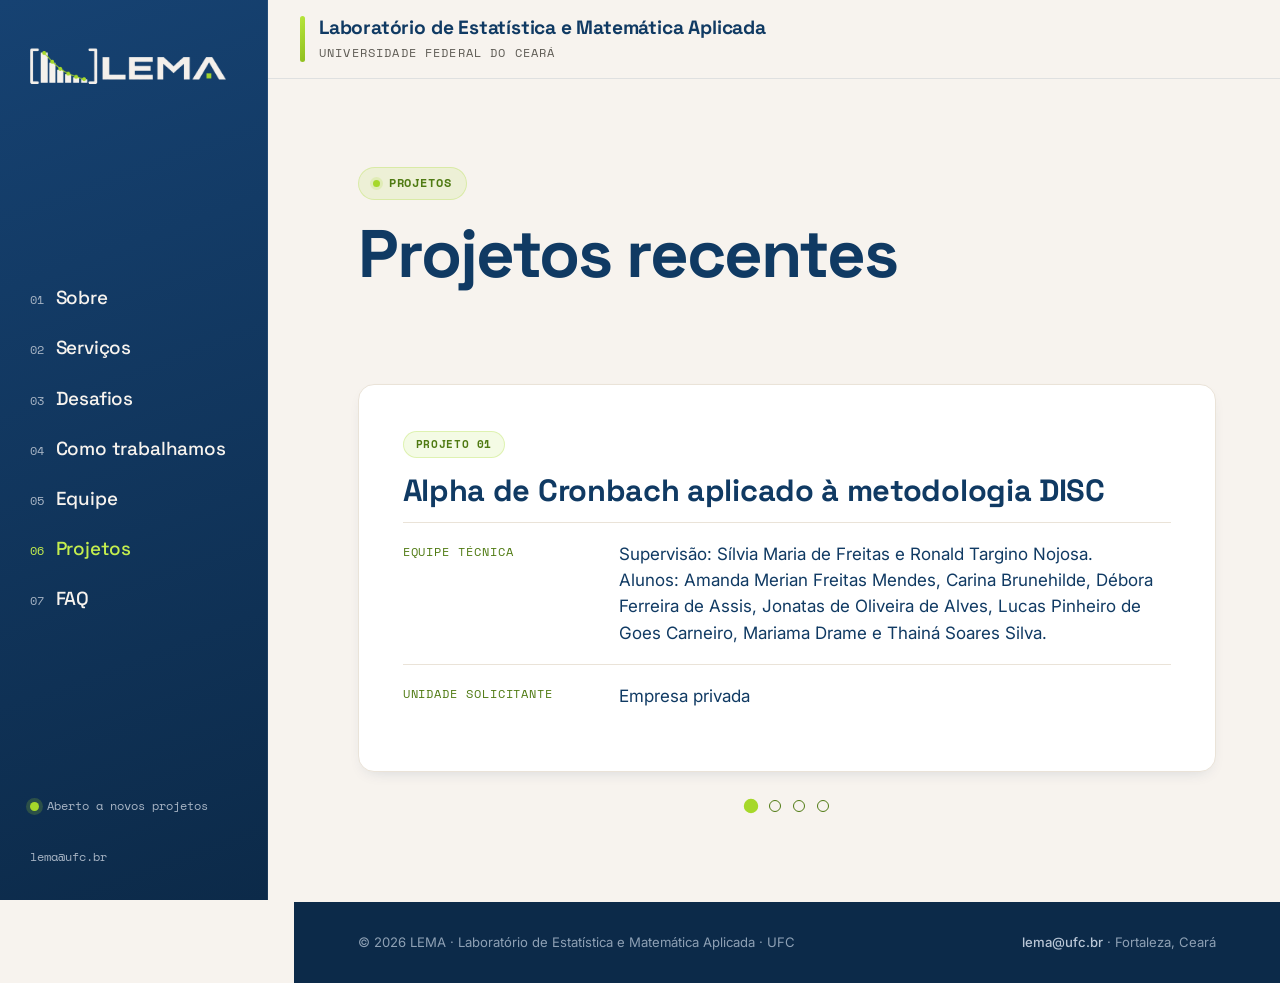
<file: projetos.html>
<!DOCTYPE html>
<html lang="pt-BR">
<head>
  <meta charset="UTF-8" />
  <meta name="viewport" content="width=device-width, initial-scale=1.0" />
  <title>Projetos — LEMA</title>
  <meta name="description" content="Alguns dos últimos projetos do Laboratório de Estatística e Matemática Aplicada (LEMA/UFC)." />
  <link rel="icon" href="imagens/logo-lema.png" />
  <link rel="preconnect" href="https://fonts.googleapis.com" />
  <link rel="preconnect" href="https://fonts.gstatic.com" crossorigin />
  <link href="https://fonts.googleapis.com/css2?family=Space+Grotesk:wght@400;500;700&family=Inter:wght@400;500;600;700&family=Space+Mono:wght@400;700&display=swap" rel="stylesheet" />
  <link rel="stylesheet" href="style.css?v=11" />
  <style>
    /* Carrossel de projetos (estilos próprios desta página) */
    .pcarousel-sec { padding:12px 0 90px; }
    .pcarousel { position:relative; margin-top:8px; }
    .pcard { display:none; background:var(--paper-2); border:1px solid var(--line); border-radius:var(--radius); box-shadow:var(--sh-sm); padding:clamp(28px,4vw,44px); }
    .pcard.is-active { display:block; animation:pfade .4s var(--ease); }
    @keyframes pfade { from{opacity:0; transform:translateY(10px);} to{opacity:1; transform:none;} }
    .pcard-tag { display:inline-flex; align-items:center; gap:8px; background:rgba(166,216,42,.12); color:var(--accent-deep); border:1px solid rgba(166,216,42,.28); font-family:var(--font-mono); font-size:.68rem; font-weight:700; text-transform:uppercase; letter-spacing:.06em; padding:4px 12px; border-radius:var(--pill); }
    .pcard-title { font-family:var(--font-display); font-weight:700; font-size:clamp(1.4rem,2.4vw,2rem); color:var(--ink); margin:16px 0 8px; letter-spacing:-0.01em; }
    .pcard-fields { margin:14px 0 0; }
    .pcard-fields > div { display:grid; grid-template-columns:200px 1fr; gap:16px; padding:18px 0; border-top:1px solid var(--line); }
    .pcard-fields dt { font-family:var(--font-mono); font-size:.72rem; text-transform:uppercase; letter-spacing:.08em; color:var(--accent-deep); margin:0; padding-top:2px; }
    .pcard-fields dd { margin:0; color:var(--ink); line-height:1.55; }
    .pdots { display:flex; gap:12px; justify-content:center; margin-top:28px; }
    .pdot { width:12px; height:12px; border-radius:50%; border:1.5px solid var(--accent-deep); background:transparent; cursor:pointer; padding:0; transition:transform .2s var(--ease), background .2s var(--ease), border-color .2s var(--ease); }
    .pdot:hover { border-color:var(--accent); }
    .pdot.is-active { background:var(--accent); border-color:var(--accent); transform:scale(1.2); }
    .pdot:focus-visible { outline:3px solid var(--accent); outline-offset:3px; }
    @media (max-width:640px){ .pcard-fields > div { grid-template-columns:1fr; gap:6px; } }
  </style>
</head>
<body>

  <a href="#main-content" class="skip-link">Pular para o conteúdo</a>

  <div class="mobile-bar">
    <a href="index.html" class="nav-logo"><img src="imagens/logo-lema.png" alt="LEMA" /></a>
    <button class="sb-toggle" aria-label="Abrir menu" aria-expanded="false"><span></span><span></span><span></span></button>
  </div>
  <div class="sb-backdrop" hidden></div>

  <aside class="sidebar">
    <div class="sb-head">
      <a href="index.html" class="nav-logo" aria-label="LEMA — início">
        <img src="imagens/logo-lema-light.png" alt="LEMA — Laboratório de Estatística e Matemática Aplicada" />
      </a>
    </div>
    <nav class="sb-nav" aria-label="Navegação principal">
      <a href="index.html#sobre"><span class="sb-idx">01</span> Sobre</a>
      <a href="index.html#servicos"><span class="sb-idx">02</span> Serviços</a>
      <a href="index.html#desafios"><span class="sb-idx">03</span> Desafios</a>
      <a href="index.html#processo"><span class="sb-idx">04</span> Como trabalhamos</a>
      <a href="index.html#equipe"><span class="sb-idx">05</span> Equipe</a>
      <a href="projetos.html" class="active"><span class="sb-idx">06</span> Projetos</a>
      <a href="index.html#faq"><span class="sb-idx">07</span> FAQ</a>
    </nav>
    <div class="sb-foot">
      <span class="sb-status"><span class="dot" aria-hidden="true"></span> Aberto a novos projetos</span>
      <a href="mailto:lema@ufc.br" class="sb-email">lema@ufc.br</a>
    </div>
  </aside>

  <div class="main">
    <main id="main-content">

      <!-- FAIXA INSTITUCIONAL -->
      <div class="topbar">
        <div class="wrap topbar-inner">
          <span class="topbar-mark" aria-hidden="true"></span>
          <div>
            <p class="topbar-title">Laboratório de Estatística e Matemática Aplicada</p>
            <p class="topbar-sub">Universidade Federal do Ceará</p>
          </div>
        </div>
      </div>

      <section class="projetos-header">
        <div class="wrap">
          <span class="eyebrow">Projetos</span>
          <h1>Projetos recentes</h1>
        </div>
      </section>

      <section class="pcarousel-sec">
        <div class="wrap">
          <div class="pcarousel">
            <!-- Projeto 1 -->
            <article class="pcard is-active">
              <span class="pcard-tag">Projeto 01</span>
              <h2 class="pcard-title">Alpha de Cronbach aplicado à metodologia DISC</h2>
              <dl class="pcard-fields">
                <div><dt>Equipe técnica</dt><dd>Supervisão: Sílvia Maria de Freitas e Ronald Targino Nojosa.<br>Alunos: Amanda Merian Freitas Mendes, Carina Brunehilde, Débora Ferreira de Assis, Jonatas de Oliveira de Alves, Lucas Pinheiro de Goes Carneiro, Mariama Drame e Thainá Soares Silva.</dd></div>
                <div><dt>Unidade solicitante</dt><dd>Empresa privada</dd></div>
              </dl>
            </article>
            <!-- Projeto 2 -->
            <article class="pcard">
              <span class="pcard-tag">Projeto 02</span>
              <h2 class="pcard-title">Identificação sorológica de dengue em pacientes com suspeita clínica da síndrome de Guillain-Barré</h2>
              <dl class="pcard-fields">
                <div><dt>Equipe técnica</dt><dd>Supervisão: Ronald Targino Nojosa e Sílvia Maria de Freitas.<br>Alunos: Amanda Merian Freitas Mendes, Carina Brunehilde, Débora Ferreira de Assis, Lucas Pinheiro de Goes Carneiro, Mariama Drame, Thainá Soares e Jonatas de Oliveira de Alves.</dd></div>
                <div><dt>Unidade solicitante</dt><dd>UNIFOR</dd></div>
              </dl>
            </article>
            <!-- Projeto 3 -->
            <article class="pcard">
              <span class="pcard-tag">Projeto 03</span>
              <h2 class="pcard-title">Otimização sensorial de barra de cereal com pólen apícola e gergelim</h2>
              <dl class="pcard-fields">
                <div><dt>Equipe técnica</dt><dd>Supervisão: Sílvia Maria de Freitas.<br>Alunos: Claudiana Nunes Santana.</dd></div>
                <div><dt>Unidade solicitante</dt><dd>Pós-Graduação em Ciência e Tecnologia de Alimentos / UFC</dd></div>
              </dl>
            </article>
            <!-- Projeto 4 -->
            <article class="pcard">
              <span class="pcard-tag">Projeto 04</span>
              <h2 class="pcard-title">Assertividade dos resultados fornecidos pelo relatório da plataforma (Confidencial)</h2>
              <dl class="pcard-fields">
                <div><dt>Equipe técnica</dt><dd>Supervisão: Sílvia Maria de Freitas e Ronald Targino Nojosa.</dd></div>
                <div><dt>Unidade solicitante</dt><dd>Empresa privada</dd></div>
              </dl>
            </article>
          </div>

          <div class="pdots" role="tablist" aria-label="Selecionar projeto">
            <button class="pdot is-active" role="tab" aria-selected="true" aria-label="Projeto 1"></button>
            <button class="pdot" role="tab" aria-selected="false" aria-label="Projeto 2"></button>
            <button class="pdot" role="tab" aria-selected="false" aria-label="Projeto 3"></button>
            <button class="pdot" role="tab" aria-selected="false" aria-label="Projeto 4"></button>
          </div>
        </div>
      </section>

      <footer class="site-footer">
        <div class="wrap footer-row">
          <span>© <span id="ano"></span> LEMA · Laboratório de Estatística e Matemática Aplicada · UFC</span>
          <span><a href="mailto:lema@ufc.br">lema@ufc.br</a> · Fortaleza, Ceará</span>
        </div>
      </footer>

    </main>
  </div>

  <script src="main.js"></script>
  <script>
    (function(){
      var cards=[].slice.call(document.querySelectorAll('.pcard'));
      var dots=[].slice.call(document.querySelectorAll('.pdot'));
      if(!cards.length) return;
      var i=0, timer=null;
      var reduce=window.matchMedia('(prefers-reduced-motion: reduce)').matches;
      function show(n){
        i=(n+cards.length)%cards.length;
        cards.forEach(function(c,k){ c.classList.toggle('is-active', k===i); });
        dots.forEach(function(d,k){ d.classList.toggle('is-active', k===i); d.setAttribute('aria-selected', k===i?'true':'false'); });
      }
      function restart(){ if(reduce) return; clearInterval(timer); timer=setInterval(function(){ show(i+1); }, 6000); }
      dots.forEach(function(d,k){ d.addEventListener('click', function(){ show(k); restart(); }); });
      var sec=document.querySelector('.pcarousel-sec');
      if(sec){ sec.addEventListener('mouseenter', function(){ clearInterval(timer); }); sec.addEventListener('mouseleave', restart); }
      show(0); restart();
    })();
  </script>
</body>
</html>
</file>
<file: style.css>
/* ============================================================
   LEMA — visual premium (base creme, navy + laranja)
   Menu lateral fixo, seções alternadas, acabamento suave:
   sombras difusas, cantos arredondados, gradientes e brilhos.
   Ajuste as cores no :root.
   ============================================================ */
:root {
  --ink:#103A63; --ink-2:#0C2A49; --ink-soft:#0C2F52;
  --paper:#F7F3EE; --paper-2:#FFFFFF; --white:#FFFFFF;
  --accent:#A6D82A; --accent-deep:#4F7A12; --accent-lt:#C4EE4E; --on-accent:#1E2E06;
  --muted:#5E5B54; --muted-lt:#A7B4C4;
  --line:#EAE3D8;

  --grad-navy:linear-gradient(160deg,#164272,#0C2A49);
  --grad-accent:linear-gradient(135deg,#B7E63C,#8FBE1E);

  --sh-sm:0 6px 16px -8px rgba(16,58,99,.18);
  --sh-md:0 18px 40px -20px rgba(16,58,99,.28);
  --sh-lg:0 40px 80px -34px rgba(12,42,73,.45);

  --font-display:"Space Grotesk","Arial Black",sans-serif;
  --font-body:"Inter",-apple-system,BlinkMacSystemFont,sans-serif;
  --font-mono:"Space Mono",ui-monospace,monospace;

  --sb:268px; --radius:16px; --radius-sm:11px; --pill:999px;
  --ease:cubic-bezier(.22,.61,.36,1);
}

* { box-sizing:border-box; }
html { scroll-behavior:smooth; }
body { margin:0; background:var(--paper); color:var(--ink); font-family:var(--font-body); font-size:17px; line-height:1.6; -webkit-font-smoothing:antialiased; overflow-x:hidden; }
@media (prefers-reduced-motion: reduce) { html{scroll-behavior:auto;} *,.hero-glyphs .glyph{animation-duration:.01ms!important;animation-iteration-count:1!important;transition-duration:.01ms!important;} }

.wrap { width:100%; max-width:1180px; margin:0; padding:0 clamp(28px,5vw,72px); }
a { color:var(--accent-deep); font-weight:500; text-underline-offset:3px; }
a:focus-visible, button:focus-visible, summary:focus-visible { outline:3px solid var(--accent); outline-offset:3px; border-radius:6px; }
.skip-link { position:absolute; left:-999px; top:0; background:var(--ink); color:var(--white); padding:10px 18px; z-index:200; text-decoration:none; border-radius:0 0 8px 0; }
.skip-link:focus { left:16px; top:16px; }

h1,h2,h3,h4 { font-family:var(--font-display); font-weight:700; line-height:1.08; margin:0 0 .5em; letter-spacing:-0.02em; }
h2 { font-size:clamp(1.9rem,3.5vw,2.7rem); }
h3 { font-size:1.2rem; }
p { margin:0 0 1em; color:var(--muted); }
.lede { font-size:1.2rem; color:var(--ink); line-height:1.5; }

.eyebrow { display:inline-flex; align-items:center; gap:9px; background:rgba(166,216,42,.12); color:var(--accent-deep); border:1px solid rgba(166,216,42,.28); font-family:var(--font-mono); font-size:.72rem; font-weight:700; letter-spacing:.08em; text-transform:uppercase; padding:6px 14px; border-radius:var(--pill); }
.eyebrow::before { content:""; width:7px; height:7px; border-radius:50%; background:var(--accent); box-shadow:0 0 0 3px rgba(166,216,42,.18); }

/* ── BOTÕES ─────────────────────────────────────────────── */
.btn { display:inline-flex; align-items:center; gap:10px; padding:14px 26px; border-radius:var(--radius-sm); font-family:var(--font-body); font-weight:600; text-decoration:none; border:1px solid transparent; cursor:pointer; font-size:.98rem; transition:transform .2s var(--ease), box-shadow .2s var(--ease), background .2s var(--ease), border-color .2s var(--ease); }
.btn-primary { background:var(--grad-accent); color:var(--on-accent); box-shadow:0 14px 28px -14px rgba(166,216,42,.75); }
.btn-primary:hover { transform:translateY(-2px); box-shadow:0 20px 34px -14px rgba(166,216,42,.85); }
.btn-outline { background:transparent; color:var(--ink); border-color:rgba(16,58,99,.24); }
.btn-outline:hover { transform:translateY(-2px); border-color:var(--ink); box-shadow:var(--sh-sm); }
.btn-sm { padding:11px 18px; font-size:.86rem; }

/* ── MENU LATERAL ───────────────────────────────────────── */
.sidebar { position:fixed; top:0; left:0; bottom:0; width:var(--sb); background:var(--grad-navy); color:var(--paper); display:flex; flex-direction:column; justify-content:space-between; padding:34px 30px; z-index:60; border-right:1px solid rgba(255,255,255,.06); }
.nav-logo { display:flex; align-items:center; gap:12px; text-decoration:none; color:var(--paper); }
.sidebar .nav-logo img { display:block; width:100%; max-width:196px; height:auto; }
.mobile-bar .nav-logo img { display:block; height:34px; width:auto; }
.sb-nav { display:flex; flex-direction:column; gap:2px; }
.sb-nav a { display:flex; align-items:baseline; gap:12px; color:var(--paper); text-decoration:none; font-family:var(--font-display); font-weight:500; font-size:1.18rem; padding:9px 0; letter-spacing:-0.01em; transition:color .15s var(--ease); }
.sb-nav a .sb-idx { font-family:var(--font-mono); font-size:.72rem; font-weight:400; color:var(--muted-lt); transition:color .15s var(--ease); }
.sb-nav a:hover, .sb-nav a.active { color:var(--accent-lt); }
.sb-nav a:hover .sb-idx, .sb-nav a.active .sb-idx { color:var(--accent-lt); }
.sb-foot { display:flex; flex-direction:column; align-items:flex-start; }
.sb-status { font-family:var(--font-mono); font-size:.72rem; color:var(--muted-lt); display:flex; align-items:center; gap:8px; margin-bottom:16px; }
.sb-status .dot { width:9px; height:9px; border-radius:50%; background:var(--accent); box-shadow:0 0 0 4px rgba(166,216,42,.2); }
.sb-cta { width:100%; justify-content:center; }
.sb-email { margin-top:16px; font-family:var(--font-mono); font-size:.72rem; color:var(--muted-lt); text-decoration:none; }
.sb-email:hover { color:var(--accent-lt); }
.main { margin-left:var(--sb); padding-left:clamp(8px,2vw,40px); }

/* Barra mobile */
.mobile-bar { display:none; }
.sb-backdrop { display:none; }
.sb-toggle { flex-direction:column; gap:5px; background:none; border:none; cursor:pointer; padding:8px; }
.sb-toggle span { display:block; width:24px; height:2px; background:var(--ink); border-radius:2px; }
@media (max-width:980px) {
  .mobile-bar { display:flex; position:fixed; top:0; left:0; right:0; height:62px; align-items:center; justify-content:space-between; padding:0 20px; background:rgba(247,243,238,.9); backdrop-filter:blur(10px); border-bottom:1px solid var(--line); z-index:80; }
  .sidebar { transform:translateX(-100%); transition:transform .3s var(--ease); width:min(300px,84vw); }
  .sidebar.open { transform:translateX(0); box-shadow:var(--sh-lg); }
  .sb-backdrop { display:block; position:fixed; inset:0; background:rgba(12,42,73,.5); backdrop-filter:blur(2px); z-index:59; }
  .sb-backdrop[hidden] { display:none; }
  .main { margin-left:0; padding-top:62px; padding-left:0; }
  .sb-toggle { display:flex; }
}

/* ── HERO ───────────────────────────────────────────────── */
.hero { min-height:100vh; display:flex; flex-direction:column; justify-content:space-between; padding-top:72px; }
.hero-inner { flex:1; display:flex; flex-direction:column; justify-content:center; padding:40px 0; }
.hero-top { margin-bottom:26px; }
.hero-quote-wrap { align-self:flex-start; width:fit-content; max-width:100%; }
.hero-title { font-family:var(--font-display); font-weight:700; font-size:clamp(2.9rem,7vw,6rem); line-height:1; letter-spacing:-0.03em; margin:0 0 6px; max-width:16ch; }
.hero-quote-author { font-family:var(--font-mono); font-size:1rem; font-weight:700; color:var(--accent-deep); letter-spacing:.02em; margin:0 0 20px; text-align:right; }
.hero-row { display:grid; grid-template-columns:1.5fr .5fr; gap:40px; align-items:center; }
.hero-lede { font-size:1.24rem; color:var(--ink); max-width:46ch; line-height:1.5; }
.hero-actions { display:flex; gap:14px; margin-top:28px; flex-wrap:wrap; }
.hero-glyphs { justify-self:end; position:relative; width:clamp(120px,15vw,180px); aspect-ratio:1; color:var(--ink); }
.hero-glyphs .glyph { position:absolute; inset:0; width:100%; height:100%; opacity:0; transform:scale(.85) rotate(-6deg); transition:opacity .55s var(--ease), transform .55s var(--ease); }
.hero-glyphs .glyph.is-active { opacity:1; transform:none; }
.hero { border-bottom:1px solid rgba(16,58,99,.12); }
.stat-bar { border-top:1px solid rgba(16,58,99,.12); }
.stat-bar-inner { display:grid; grid-template-columns:repeat(3,1fr); }
.stat { padding:26px 26px 30px; text-align:center; }
.stat + .stat { border-left:1px solid rgba(16,58,99,.12); }
.stat-num { display:block; font-family:var(--font-display); font-weight:700; font-size:clamp(2.4rem,4.5vw,3.4rem); line-height:1; letter-spacing:-0.03em; }
.stat-label { display:block; font-family:var(--font-mono); font-size:.74rem; text-transform:uppercase; letter-spacing:.06em; color:var(--muted); margin-top:10px; }
@media (max-width:760px) {
  .hero { min-height:calc(100vh - 62px); }
  .hero-row { grid-template-columns:1fr; }
  .hero-glyphs { display:none; }
  .stat-bar-inner { grid-template-columns:1fr; }
  .stat { padding:22px 0; }
  .stat + .stat { border-left:none; border-top:1px solid rgba(16,58,99,.12); }
}

/* ── SEÇÕES ─────────────────────────────────────────────── */
.sec { padding:96px 0; position:relative; }
.sec + .sec:not(.sec--dark) { border-top:1px solid rgba(16,58,99,.08); }
.sec-inner { display:grid; grid-template-columns:180px 1fr; gap:52px; align-items:start; }
.sec-head { position:sticky; top:40px; display:flex; flex-direction:column; gap:14px; align-items:center; text-align:center; }
.sec-index { font-family:var(--font-display); font-weight:700; font-size:2.6rem; line-height:1; color:transparent; -webkit-text-stroke:1.5px rgba(16,58,99,.55); }
.sec-title { font-size:clamp(1.8rem,3.4vw,2.6rem); margin:0 0 .4em; }
.sec-intro { font-size:1.08rem; max-width:60ch; margin-bottom:32px; }
@media (max-width:860px) {
  .sec-inner { grid-template-columns:1fr; gap:26px; }
  .sec-head { position:static; flex-direction:row; align-items:center; gap:16px; }
  .sec-index { font-size:2rem; }
}

/* Seção escura premium */
.sec--dark { background:var(--grad-navy); color:var(--paper); overflow:hidden; }
.sec--dark::before { content:""; position:absolute; inset:0; background:radial-gradient(900px 420px at 85% -15%, rgba(166,216,42,.16), transparent 62%); pointer-events:none; }
.sec--dark::after { content:""; position:absolute; inset:0; background-image:radial-gradient(rgba(255,255,255,.05) 1px, transparent 1px); background-size:24px 24px; -webkit-mask-image:radial-gradient(120% 100% at 50% 0%, #000, transparent 70%); mask-image:radial-gradient(120% 100% at 50% 0%, #000, transparent 70%); pointer-events:none; }
.sec--dark .wrap { position:relative; z-index:1; }
.sec--dark .sec-index { -webkit-text-stroke-color:rgba(255,255,255,.5); }
.sec--dark .sec-title, .sec--dark h3 { color:var(--white); }
.sec--dark p, .sec--dark .sec-intro { color:#B9C6D6; }
.sec--dark .eyebrow { background:rgba(166,216,42,.16); color:var(--accent-lt); border-color:rgba(166,216,42,.4); }

.reveal { opacity:0; transform:translateY(18px); transition:opacity .6s var(--ease), transform .6s var(--ease); }
.reveal.visible { opacity:1; transform:none; }

/* Sobre */
.sobre-cols { display:grid; grid-template-columns:1fr 1fr; gap:32px; }
.sobre-cols p:last-child { margin-bottom:0; }
@media (max-width:620px) { .sobre-cols { grid-template-columns:1fr; gap:18px; } }

/* Cartões genéricos */
.card { background:var(--paper-2); border:1px solid var(--line); border-radius:var(--radius); padding:28px 26px; box-shadow:var(--sh-sm); transition:transform .25s var(--ease), box-shadow .25s var(--ease), border-color .25s var(--ease); }
.card:hover { transform:translateY(-5px); box-shadow:var(--sh-md); border-color:rgba(166,216,42,.35); }
.card-icon { display:inline-flex; width:50px; height:50px; align-items:center; justify-content:center; background:rgba(166,216,42,.13); color:var(--accent-deep); border-radius:14px; box-shadow:inset 0 0 0 1px rgba(166,216,42,.22); margin-bottom:16px; }
.card-icon svg { width:24px; height:24px; display:block; }
.card h3 { font-size:1.18rem; margin-bottom:10px; }
.card p:last-child { margin-bottom:0; }
/* cartões em seção escura (glass) */
.sec--dark .card { background:rgba(255,255,255,.045); border-color:rgba(255,255,255,.10); box-shadow:0 24px 46px -26px rgba(0,0,0,.55); }
.sec--dark .card:hover { border-color:rgba(166,216,42,.45); box-shadow:0 30px 56px -26px rgba(0,0,0,.65); }
.sec--dark .card p { color:#C6D2E0; }
.sec--dark .card-icon { background:rgba(166,216,42,.18); color:var(--accent-lt); box-shadow:inset 0 0 0 1px rgba(166,216,42,.32); }

/* Serviços 1-4 */
.svc-grid { display:grid; grid-template-columns:repeat(4,1fr); gap:20px; margin-top:8px; }
.svc-card { display:flex; flex-direction:column; align-items:center; text-align:center; }
.svc-card .card-icon { margin:0 auto 14px; }
.svc-num { font-family:var(--font-mono); font-weight:700; font-size:.82rem; letter-spacing:.12em; color:var(--accent-lt); margin-bottom:14px; }
.svc-card h3 { font-size:1.1rem; margin-bottom:10px; }
.svc-card p:last-child { margin-bottom:0; }
@media (max-width:1040px) { .svc-grid { grid-template-columns:1fr 1fr; } }
@media (max-width:560px) { .svc-grid { grid-template-columns:1fr; } }

/* Desafios */
.dz-grid { display:grid; grid-template-columns:1fr 1fr; gap:20px; align-items:stretch; }
.challenge { background:var(--paper-2); border:1px solid var(--line); border-radius:var(--radius); padding:28px 24px; box-shadow:var(--sh-sm); text-align:center; transition:transform .25s var(--ease), box-shadow .25s var(--ease), border-color .25s var(--ease); }
.challenge:hover { transform:translateY(-5px); box-shadow:var(--sh-md); border-color:rgba(166,216,42,.35); }
.challenge-kicker { display:inline-flex; align-items:center; gap:8px; background:rgba(166,216,42,.12); color:var(--accent-deep); border:1px solid rgba(166,216,42,.28); font-family:var(--font-mono); font-size:.68rem; font-weight:700; letter-spacing:.06em; text-transform:uppercase; padding:4px 12px; border-radius:var(--pill); margin-bottom:14px; }
.challenge h3 { font-size:1.08rem; margin-bottom:8px; }
.challenge p:last-child { margin-bottom:0; font-size:.95rem; }
@media (max-width:620px) { .dz-grid { grid-template-columns:1fr; } }

/* Processo — timeline */
.steps { display:grid; grid-template-columns:repeat(4,1fr); gap:22px; margin-top:12px; }
.step { position:relative; padding-top:42px; }
.step::before { content:""; position:absolute; top:15px; left:16px; right:-22px; height:1.5px; background:rgba(255,255,255,.18); }
.step:last-child::before { display:none; }
.step-num { position:absolute; top:0; left:0; width:32px; height:32px; background:var(--grad-accent); border-radius:50%; display:flex; align-items:center; justify-content:center; font-family:var(--font-mono); font-weight:700; font-size:.82rem; color:var(--on-accent); box-shadow:0 8px 18px -8px rgba(166,216,42,.8); }
.step h3 { font-size:1.05rem; margin:0 0 6px; }
.step p:last-child { margin-bottom:0; font-size:.93rem; }
@media (max-width:760px) { .steps { grid-template-columns:1fr; gap:8px; } .step { padding:4px 0 4px 48px; } .step::before { display:none; } }

.process-notes {
  display:grid; grid-template-columns:repeat(3,1fr); gap:22px;
  margin-top:48px; padding-top:36px; border-top:1px solid rgba(255,255,255,.14);
}
.process-note { display:flex; gap:12px; align-items:flex-start; }
.process-note-icon {
  width:34px; height:34px; flex-shrink:0; border-radius:10px;
  background:rgba(166,216,42,.16); color:var(--accent-lt);
  display:flex; align-items:center; justify-content:center;
  box-shadow:inset 0 0 0 1px rgba(166,216,42,.3);
}
.process-note-icon svg { width:18px; height:18px; display:block; }
.process-note p { margin:0; font-size:.92rem; color:#C6D2E0; line-height:1.5; }
@media (max-width:760px) { .process-notes { grid-template-columns:1fr; gap:18px; } }

/* Áreas de atuação — carrossel de tópicos, um por vez */
.topics-section { padding:56px 0 96px; }
.topics-card { position:relative; overflow:hidden; background:var(--grad-navy); border-radius:24px; padding:clamp(36px,5vw,60px); box-shadow:var(--sh-lg); }
.topics-card::before { content:""; position:absolute; inset:0; background:radial-gradient(700px 340px at 90% -20%, rgba(166,216,42,.2), transparent 60%); pointer-events:none; }
.topics-card > * { position:relative; z-index:1; }
.topics-card .eyebrow { background:rgba(166,216,42,.18); color:var(--accent-lt); border-color:rgba(166,216,42,.4); }
.topics-title { font-size:clamp(1.8rem,3.2vw,2.5rem); color:var(--white); margin:22px 0 32px; letter-spacing:-0.02em; }

.topics-carousel { min-height:220px; display:flex; flex-direction:column; margin-top:28px; }
.topics-slide { display:none; animation:topics-fade .4s var(--ease); }
.topics-slide.is-active { display:block; }
@keyframes topics-fade { from { opacity:0; transform:translateY(6px); } to { opacity:1; transform:none; } }

.topics-slide .topic-icon {
  width:52px; height:52px; border-radius:14px;
  background:rgba(166,216,42,.18); color:var(--accent-lt);
  display:flex; align-items:center; justify-content:center;
  box-shadow:inset 0 0 0 1px rgba(166,216,42,.32);
  margin-bottom:20px;
}
.topics-slide .topic-icon svg { width:26px; height:26px; display:block; }
.topics-slide h3 { font-size:1.4rem; color:var(--white); margin-bottom:12px; }
.topics-slide p { color:#C6D2E0; font-size:1.05rem; max-width:62ch; margin:0; }

.topics-dots { display:flex; gap:10px; margin-top:36px; }
.topics-dot {
  width:10px; height:10px; border-radius:50%; padding:0;
  background:rgba(255,255,255,.22); border:none; cursor:pointer;
  transition:background .2s var(--ease), transform .2s var(--ease);
}
.topics-dot:hover { background:rgba(255,255,255,.4); }
.topics-dot.is-active { background:var(--accent); transform:scale(1.3); }

/* Equipe */
.team-group-title {
  font-family:var(--font-mono); font-size:.78rem; letter-spacing:.1em; text-transform:uppercase;
  color:var(--muted); margin:44px 0 16px; font-weight:700;
}
.team-group-title:first-of-type { margin-top:0; }

.team-list-card {
  display:flex; align-items:center; gap:20px;
  padding:20px 24px; border:1px solid var(--line); border-radius:var(--radius);
  background:var(--paper-2); box-shadow:var(--sh-sm); margin-bottom:16px;
  transition:box-shadow .2s var(--ease), transform .2s var(--ease), border-color .2s var(--ease);
}
.team-list-card:hover { transform:translateY(-3px); box-shadow:var(--sh-md); border-color:rgba(166,216,42,.35); }
.team-list-photo {
  width:76px; height:76px; border-radius:50%; object-fit:cover; flex-shrink:0;
  box-shadow:0 0 0 3px var(--paper), 0 0 0 4px var(--line);
}
.team-list-photo.placeholder {
  display:flex; align-items:center; justify-content:center;
  background:var(--grad-navy); color:var(--accent-lt);
  font-family:var(--font-mono); font-weight:700; font-size:1.05rem; letter-spacing:.02em;
}
.team-list-body { flex:1; min-width:0; }
.team-list-body h3 { font-size:1.08rem; margin:0 0 4px; }
.team-list-dept {
  display:block; font-family:var(--font-mono); font-size:.72rem; color:var(--muted);
  text-transform:uppercase; letter-spacing:.04em; margin-bottom:10px;
}
.team-list-lattes {
  display:inline-flex; align-items:center; gap:7px;
  font-family:var(--font-mono); font-size:.76rem; font-weight:700;
  color:var(--accent-deep); text-decoration:none; text-underline-offset:3px;
}
.lattes-badge {
  width:18px; height:18px; flex-shrink:0; object-fit:contain; display:block;
}
.team-list-lattes:hover { color:var(--ink); text-decoration:underline; }
.team-list-lattes:hover .lattes-badge { filter:drop-shadow(0 0 3px rgba(166,216,42,.5)); }

@media (max-width:560px) {
  .team-list-card { flex-direction:column; align-items:flex-start; text-align:left; }
}

.grid-team { display:grid; grid-template-columns:repeat(3,1fr); gap:28px; align-items:start; }
.team-card { text-align:center; display:flex; flex-direction:column; align-items:center; }
.team-card .avatar {
  width:100%; max-width:160px; aspect-ratio:4/5; border-radius:18px;
  background:var(--grad-navy); display:flex; align-items:center; justify-content:center;
  color:var(--accent-lt); font-family:var(--font-mono); font-size:1.6rem; letter-spacing:.04em;
  box-shadow:var(--sh-sm); margin:0 auto;
}
.team-card img.avatar { object-fit:cover; }
.team-card h3 { font-size:1.1rem; margin:16px 0 3px; min-height:2.3em; }
.team-role { font-family:var(--font-mono); font-size:.76rem; color:var(--accent-deep); text-transform:uppercase; letter-spacing:.06em; }
.team-lattes {
  display:inline-flex; align-items:center; gap:6px; margin-top:12px;
  font-family:var(--font-mono); font-size:.76rem; font-weight:700;
  color:var(--accent-deep); text-decoration:none; text-underline-offset:3px;
}
.team-lattes svg { width:15px; height:15px; flex-shrink:0; }
.team-lattes:hover { color:var(--ink); text-decoration:underline; }
@media (max-width:700px) { .grid-team { grid-template-columns:1fr 1fr; gap:22px; } }
@media (max-width:480px) { .grid-team { grid-template-columns:1fr; max-width:220px; margin:0 auto; } }

/* FAQ */
.faq-list { max-width:860px; }
.faq-item { border:1px solid var(--line); background:var(--paper-2); border-radius:14px; padding:4px 22px; margin-bottom:12px; box-shadow:var(--sh-sm); transition:border-color .2s var(--ease); }
.faq-item:hover { border-color:rgba(166,216,42,.3); }
.faq-item summary { cursor:pointer; font-weight:700; list-style:none; display:flex; justify-content:space-between; align-items:center; gap:20px; font-family:var(--font-display); font-size:1.08rem; color:var(--ink); padding:18px 0; }
.faq-item summary::-webkit-details-marker { display:none; }
.faq-item summary::after { content:"+"; font-family:var(--font-mono); color:var(--accent); font-size:1.4rem; flex-shrink:0; }
.faq-item[open] summary::after { content:"–"; }
.faq-item p { margin:0 0 18px; max-width:68ch; }

/* Contato — premium escuro */
.contato { position:relative; overflow:hidden; background:var(--grad-navy); color:var(--paper); padding:96px 0; }
.contato::before { content:""; position:absolute; inset:0; background:radial-gradient(900px 420px at 85% -15%, rgba(166,216,42,.16), transparent 62%); pointer-events:none; }
.contato .wrap { position:relative; z-index:1; }
.contato-grid { display:grid; grid-template-columns:1.1fr .9fr; gap:56px; align-items:center; }
.contato h2 { color:var(--white); max-width:16ch; font-size:clamp(2.2rem,4.5vw,3.2rem); }
.contato p { color:#C7CFDA; }
.contato .eyebrow { background:rgba(166,216,42,.16); color:var(--accent-lt); border-color:rgba(166,216,42,.4); }
.contato-actions { display:flex; gap:14px; flex-wrap:wrap; margin-top:8px; }
.contato-mail { font-family:var(--font-display); font-weight:500; font-size:clamp(1.2rem,2.2vw,1.55rem); color:var(--paper); margin:10px 0 0; letter-spacing:-0.01em; }
.contato-mail a { color:var(--accent-lt); text-decoration:underline; text-underline-offset:4px; text-decoration-thickness:1.5px; }
.contato-mail a:hover { color:var(--white); }
.contato .btn-outline { color:var(--paper); border-color:rgba(255,255,255,.28); }
.contato .btn-outline:hover { background:var(--paper); color:var(--ink); border-color:var(--paper); }
.contato-detail { border-left:1px solid rgba(255,255,255,.16); padding-left:40px; }
.contato-detail dt { font-family:var(--font-mono); font-size:.7rem; font-weight:700; letter-spacing:.1em; text-transform:uppercase; color:var(--accent-lt); margin-bottom:4px; }
.contato-detail dd { margin:0 0 22px; color:var(--paper); }
.contato-detail dd:last-child { margin-bottom:0; }
.contato-detail a { color:var(--paper); }
@media (max-width:900px) {
  .contato-grid { grid-template-columns:1fr; gap:40px; }
  .contato-detail { border-left:none; border-top:1px solid rgba(255,255,255,.16); padding-left:0; padding-top:32px; }
}

/* Rodapé */
footer.site-footer { background:var(--ink-2); color:#8EA0B4; padding:30px 0; font-size:.82rem; }
.footer-row { display:flex; justify-content:space-between; flex-wrap:wrap; gap:10px; align-items:center; }
.footer-row a { color:#B9C6D6; text-decoration:none; }
.footer-row a:hover { color:var(--accent-lt); }

/* Banner opcional */
.inscricao-banner { background:var(--grad-accent); color:var(--on-accent); }
.inscricao-inner { display:flex; align-items:center; gap:14px; padding:12px 0; }
.inscricao-icon svg { width:20px; height:20px; display:block; }
.inscricao-text { flex:1; font-size:.9rem; font-weight:600; }
.inscricao-cta { border-color:var(--ink) !important; background:var(--ink); color:var(--paper); }
.inscricao-close { background:none; border:none; font-size:1.1rem; cursor:pointer; color:var(--on-accent); line-height:1; padding:4px; }

/* ── PÁGINA DE PROJETOS ─────────────────────────────────── */
.projetos-header { padding:88px 0 40px; }
.projetos-header h1 { max-width:18ch; font-size:clamp(2.6rem,6vw,4.2rem); letter-spacing:-0.03em; margin-top:18px; }
.projetos-list { padding-bottom:80px; }
.semester-block { border:1px solid var(--line); margin-bottom:18px; border-radius:var(--radius); overflow:hidden; background:var(--paper-2); box-shadow:var(--sh-sm); }
.semester-toggle { width:100%; text-align:left; background:transparent; border:none; cursor:pointer; padding:22px 28px; display:flex; justify-content:space-between; align-items:center; gap:20px; font-family:var(--font-display); font-size:1.2rem; font-weight:700; color:var(--ink); transition:background .2s var(--ease); }
.semester-toggle:hover { background:rgba(166,216,42,.06); }
.semester-chevron { width:18px; height:18px; transition:transform .25s var(--ease); color:var(--accent); flex-shrink:0; }
.semester-toggle[aria-expanded="true"] .semester-chevron { transform:rotate(180deg); }
.semester-body { max-height:0; overflow:hidden; transition:max-height .35s var(--ease); padding:0 28px; }
.semester-block:not(.collapsed) .semester-body { max-height:3000px; padding:0 28px 12px; }
.project-entry { border-top:1px solid var(--line); padding:22px 0; }
.project-entry:first-child { border-top:none; }
.project-tag { display:inline-flex; align-items:center; gap:8px; background:rgba(166,216,42,.12); color:var(--accent-deep); border:1px solid rgba(166,216,42,.28); font-family:var(--font-mono); font-size:.68rem; font-weight:700; text-transform:uppercase; letter-spacing:.06em; padding:4px 12px; border-radius:var(--pill); }
.project-entry h4 { margin:10px 0 6px; font-size:1.15rem; font-family:var(--font-display); font-weight:700; }
.project-entry p:last-child { margin-bottom:0; }
.project-result { margin-top:14px; padding:14px 18px; background:rgba(166,216,42,.08); border-left:3px solid var(--accent); border-radius:0 10px 10px 0; }
.result-label { font-family:var(--font-mono); font-size:.68rem; font-weight:700; letter-spacing:.1em; text-transform:uppercase; color:var(--accent-deep); display:block; margin-bottom:4px; }
.project-result p { margin:0; color:var(--ink); font-size:.95rem; }

/* ── Faixa institucional (topo do conteúdo) ─────────────── */
.topbar { padding:16px 0; border-bottom:1px solid rgba(16,58,99,.10); background:var(--paper); margin-left:calc(-1 * clamp(8px,2vw,40px)); }
.topbar .wrap { max-width:none; padding-left:clamp(20px,2.5vw,34px); }
.topbar-inner { display:flex; align-items:center; gap:14px; }
.topbar-mark { width:5px; align-self:stretch; min-height:40px; border-radius:3px; background:var(--grad-accent); }
.topbar-title { font-family:var(--font-display); font-weight:700; font-size:clamp(1rem,1.5vw,1.22rem); color:var(--ink); margin:0; letter-spacing:-0.01em; line-height:1.2; }
.topbar-sub { font-family:var(--font-mono); font-size:.72rem; text-transform:uppercase; letter-spacing:.1em; color:var(--muted); margin:5px 0 0; }

/* Faixa: no mobile a sidebar some, então não recua para a esquerda */
@media (max-width:980px) { .topbar { margin-left:0; } .topbar .wrap { padding-left:clamp(20px,5vw,28px); } }
</file>
